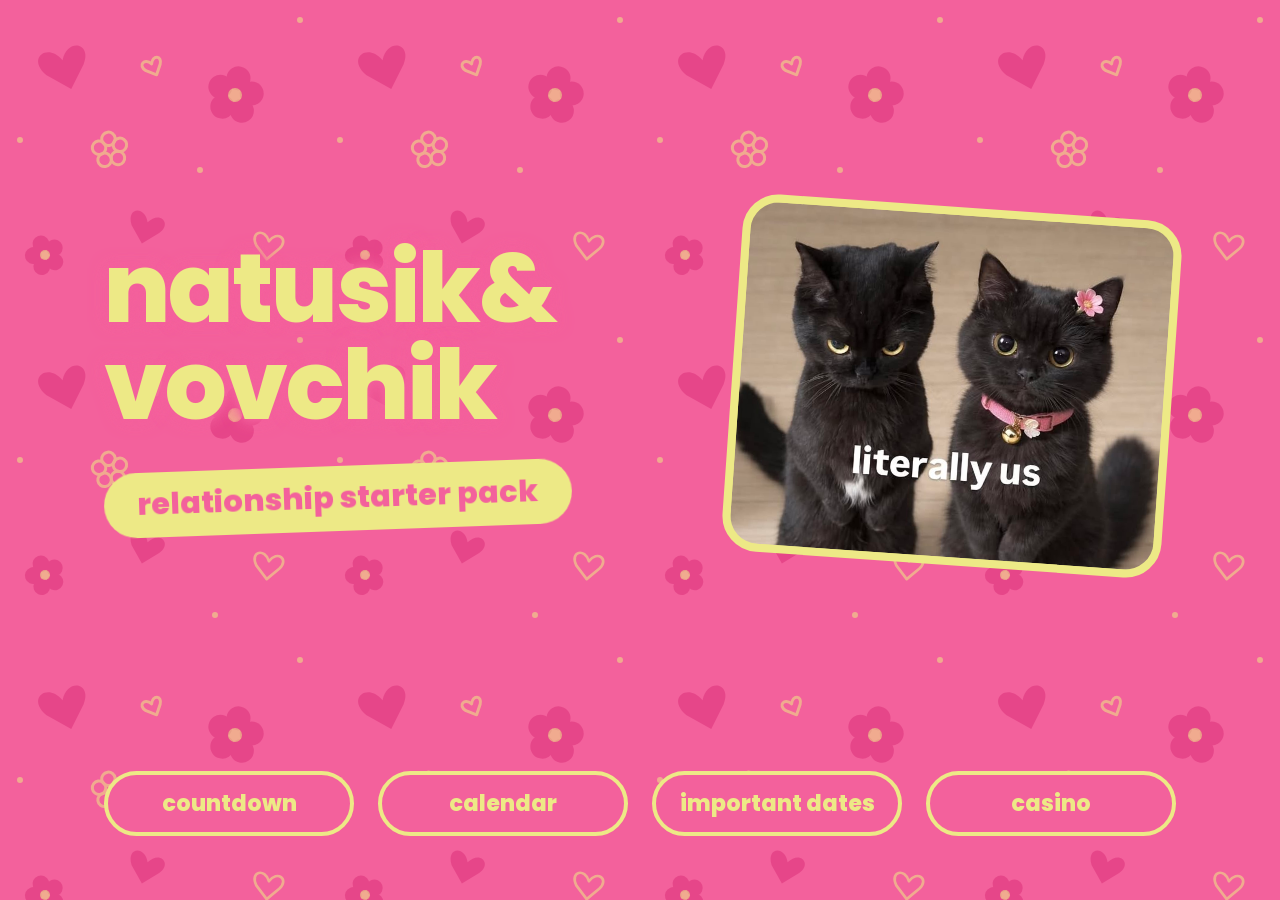
<file: index.html>
<!DOCTYPE html>
<html lang="en">
<head>
  <meta charset="UTF-8">
  <meta name="viewport" content="width=device-width, initial-scale=1">
  <title>Natusik&amp;Vovchik relationship starter pack</title>
  <meta name="theme-color" content="#F3619C">
  <link rel="icon" href="data:image/svg+xml,%3Csvg xmlns='http://www.w3.org/2000/svg' viewBox='0 0 100 100'%3E%3Ctext y='.9em' font-size='90'%3E%F0%9F%92%97%3C/text%3E%3C/svg%3E">
  <link rel="stylesheet" href="style.css">
</head>
<body>
  <main class="landing">
    <header class="landing-head">
      <h1 class="landing-title">Natusik&amp;<wbr>Vovchik</h1>
      <p class="landing-sub">relationship starter pack</p>
    </header>

    <figure class="landing-photo">
      <img src="images/cats.jpeg" width="736" height="593"
           alt="Two black cats side by side: a grumpy one and one with a pink collar and a flower. Caption: literally us">
    </figure>

    <nav class="landing-nav" aria-label="Pages">
      <a class="pill" href="countdown.html">countdown</a>
      <a class="pill" href="calendar.html">calendar</a>
      <a class="pill" href="important-dates.html">important dates</a>
      <a class="pill" href="casino.html">casino</a>
    </nav>
  </main>
</body>
</html>
</file>
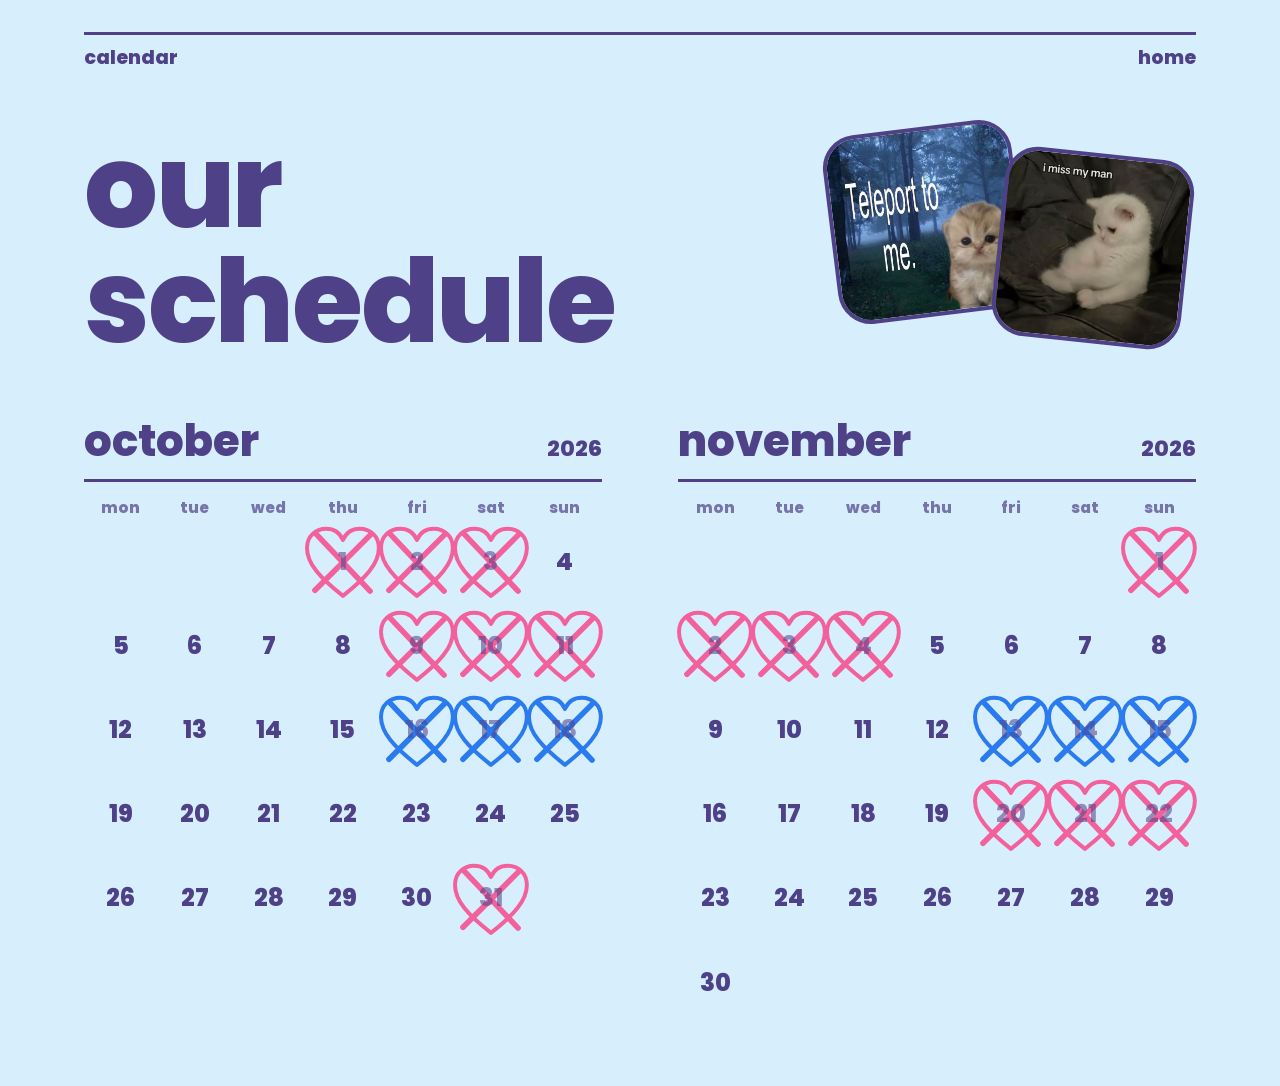
<file: calendar.html>
<!DOCTYPE html>
<html lang="en">
<head>
  <meta charset="UTF-8">
  <meta name="viewport" content="width=device-width, initial-scale=1">
  <title>calendar | our schedule</title>
  <meta name="theme-color" content="#D7EEFC">
  <link rel="icon" href="data:image/svg+xml,%3Csvg xmlns='http://www.w3.org/2000/svg' viewBox='0 0 100 100'%3E%3Ctext y='.9em' font-size='90'%3E%F0%9F%97%93%3C/text%3E%3C/svg%3E">
  <link rel="stylesheet" href="style.css">
</head>
<body class="calendar">
  <main class="cd">
    <nav class="cd-top" aria-label="Pages">
      <span>calendar</span>
      <a href="index.html">home</a>
    </nav>

    <div class="cal-hero">
      <h1 class="cal-title">our schedule</h1>

      <div class="cal-pics">
        <button class="cd-pic" type="button" data-move="jump" aria-label="Make the teleport kitten jump">
          <img src="images/calendar-1.jpeg" alt="Fluffy kitten in a foggy forest. Caption: teleport to me">
        </button>
        <button class="cd-pic" type="button" data-move="shake" aria-label="Shake the white kitten">
          <img src="images/calendar-2.jpeg" alt="White kitten sitting on a dark sofa. Caption: i miss my man">
        </button>
      </div>
    </div>

    <div class="cal-months" id="months"></div>
  </main>

  <script>
    // ===== НАСТРОЙКИ =====
    // Какие месяцы показывать: [год, месяц]
    var MONTHS = [[2026, 10], [2026, 11]];

    // Встречи: с какого по какое число (включительно),
    // цвет сердечек ("pink" или "blue") и текст в облачке
    var RANGES = [
      { from: "2026-10-01", to: "2026-10-03", color: "pink", label: "natusik in moscow" },
      { from: "2026-10-09", to: "2026-10-11", color: "pink", label: "natusik in moscow" },
      { from: "2026-10-16", to: "2026-10-18", color: "blue", label: "vovchik in saint-p" },
      { from: "2026-10-31", to: "2026-11-04", color: "pink", label: "natusik in moscow" },
      { from: "2026-11-13", to: "2026-11-15", color: "blue", label: "vovchik in saint-p" },
      { from: "2026-11-20", to: "2026-11-22", color: "pink", label: "natusik in moscow" }
    ];
    // =====================

    var MONTH_NAMES = ["january", "february", "march", "april", "may", "june", "july",
                       "august", "september", "october", "november", "december"];
    var WEEKDAYS = ["mon", "tue", "wed", "thu", "fri", "sat", "sun"];

    var HEART = '<path d="M50 90C22 68 5 50 5 30 5 15 16 6 29 6c10 0 17 5 21 14 4-9 11-14 21-14 13 0 24 9 24 24 0 20-17 38-45 60Z"/>';
    var CROSS = '<path class="cross" d="M16 12 84 84M85 13 15 83"/>';

    function iso(y, m, d) {
      return y + "-" + (m < 10 ? "0" : "") + m + "-" + (d < 10 ? "0" : "") + d;
    }

    // Сегодняшняя дата по Москве (UTC+3). Дни зачёркиваются, когда они прошли.
    function todayMoscow() {
      var test = new URLSearchParams(location.search).get("today"); // для проверки: ?today=2026-10-17
      if (test) return test;
      var t = new Date(Date.now() + 3 * 3600 * 1000);
      return iso(t.getUTCFullYear(), t.getUTCMonth() + 1, t.getUTCDate());
    }

    function rangeIndex(date) {
      for (var i = 0; i < RANGES.length; i++) {
        if (date >= RANGES[i].from && date <= RANGES[i].to) return i;
      }
      return -1;
    }

    function buildMonth(year, month, today) {
      var section = document.createElement("section");
      var h = document.createElement("h2");
      h.className = "cal-month-name";
      h.innerHTML = MONTH_NAMES[month - 1] + " <span>" + year + "</span>";
      section.appendChild(h);

      var grid = document.createElement("div");
      grid.className = "cal-grid";
      WEEKDAYS.forEach(function (w) {
        var el = document.createElement("div");
        el.className = "cal-wd";
        el.textContent = w;
        grid.appendChild(el);
      });

      var daysInMonth = new Date(year, month, 0).getDate();
      var offset = (new Date(year, month - 1, 1).getDay() + 6) % 7; // понедельник = 0

      for (var d = 1; d <= daysInMonth; d++) {
        var date = iso(year, month, d);
        var col = (offset + d - 1) % 7;
        var r = rangeIndex(date);

        // день с сердечком - кнопка, обычный день - просто число
        var cell = document.createElement(r >= 0 ? "button" : "div");
        cell.className = "cal-day";
        if (d === 1) cell.style.gridColumnStart = offset + 1;
        cell.innerHTML = '<span class="num">' + d + "</span>";

        if (r >= 0) {
          cell.type = "button";
          cell.classList.add(RANGES[r].color);
          if (date < today) cell.classList.add("past");
          cell.setAttribute("aria-expanded", "false");
          cell.insertAdjacentHTML("beforeend",
            '<svg viewBox="0 0 100 100" aria-hidden="true">' + HEART + CROSS + "</svg>" +
            '<span class="cal-note' + (col === 0 ? " at-start" : col === 6 ? " at-end" : "") + '">' +
            '<span class="cloud">' + RANGES[r].label + "</span></span>");
        }
        grid.appendChild(cell);
      }

      section.appendChild(grid);
      return section;
    }

    var today = todayMoscow();
    var root = document.getElementById("months");
    MONTHS.forEach(function (m) { root.appendChild(buildMonth(m[0], m[1], today)); });

    // ===== ОБЛАЧКО ПО НАЖАТИЮ НА ДАТУ С СЕРДЕЧКОМ =====
    function closeAll(except) {
      document.querySelectorAll("button.cal-day.open").forEach(function (b) {
        if (b !== except) { b.classList.remove("open"); b.setAttribute("aria-expanded", "false"); }
      });
    }

    document.addEventListener("click", function (e) {
      var btn = e.target.closest("button.cal-day");
      closeAll(btn);                       // нажатие мимо или на другую дату закрывает облачко
      if (btn) {
        var open = btn.classList.toggle("open");
        btn.setAttribute("aria-expanded", open ? "true" : "false");
      }
    });

    document.addEventListener("keydown", function (e) {
      if (e.key === "Escape") closeAll();
    });

    // ===== КАРТИНКИ ШЕВЕЛЯТСЯ ПО НАЖАТИЮ =====
    document.querySelectorAll(".cd-pic").forEach(function (pic) {
      pic.addEventListener("click", function () {
        pic.classList.remove("is-moving");
        void pic.offsetWidth;
        pic.classList.add("is-moving");
      });
      pic.addEventListener("animationend", function () {
        pic.classList.remove("is-moving");
      });
    });
  </script>
</body>
</html>
</file>
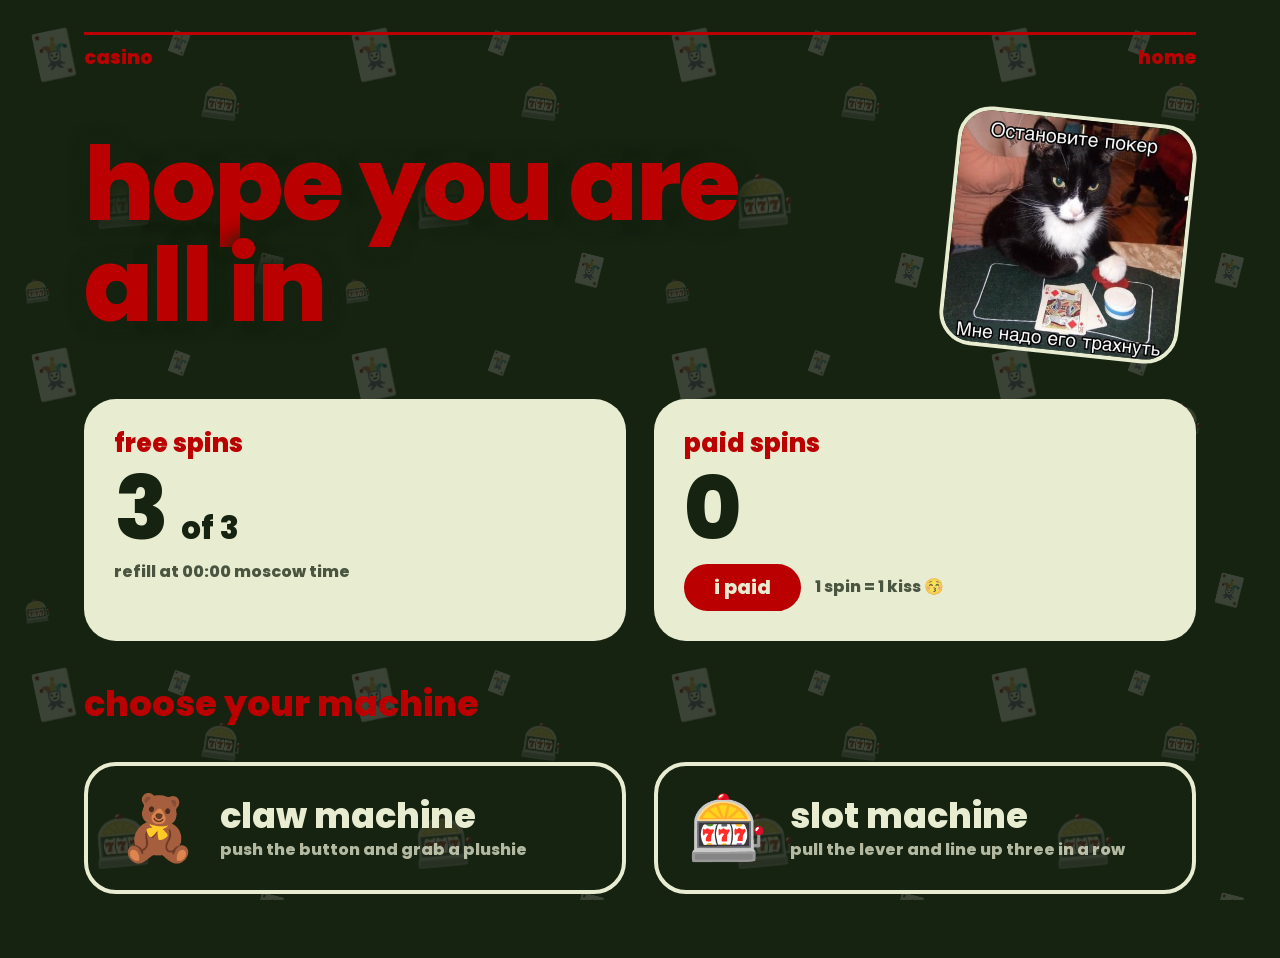
<file: casino.html>
<!DOCTYPE html>
<html lang="en">
<head>
  <meta charset="UTF-8">
  <meta name="viewport" content="width=device-width, initial-scale=1">
  <title>casino | hope you are all in</title>
  <meta name="theme-color" content="#162311">
  <link rel="icon" href="data:image/svg+xml,%3Csvg xmlns='http://www.w3.org/2000/svg' viewBox='0 0 100 100'%3E%3Ctext y='.9em' font-size='90'%3E%F0%9F%8E%B0%3C/text%3E%3C/svg%3E">
  <link rel="stylesheet" href="style.css">
</head>
<body class="casino">
  <main class="cd">
    <nav class="cd-top" aria-label="Pages">
      <span>casino</span>
      <a href="index.html">home</a>
    </nav>

    <div class="casino-hero">
      <h1 class="cd-title">hope you are<br>all in</h1>

      <button class="cd-pic" type="button" data-move="flip" aria-label="Flip the poker cat">
        <img src="images/casino-1.jpeg" alt="Black and white cat at a poker table with cards and chips">
      </button>
    </div>

    <section id="spins" aria-label="Your spins"></section>

    <h2 class="section-title">choose your machine</h2>

    <div class="machines">
      <a class="machine-tile" href="claw.html" data-machine>
        <span class="machine-emoji" aria-hidden="true">🧸</span>
        <span>
          <span class="machine-name">claw machine</span>
          <span class="machine-hint">push the button and grab a plushie</span>
        </span>
      </a>
      <a class="machine-tile" href="slots.html" data-machine>
        <span class="machine-emoji" aria-hidden="true">🎰</span>
        <span>
          <span class="machine-name">slot machine</span>
          <span class="machine-hint">pull the lever and line up three in a row</span>
        </span>
      </a>
    </div>

    <section class="prizes" id="prizes" hidden>
      <h2>your prizes</h2>
      <ul></ul>
    </section>
  </main>

  <script src="casino.js"></script>
  <script>
    Casino.panel(document.getElementById("spins"));
    Casino.prizesList(document.getElementById("prizes"));
    Casino.wiggle();

    // без спинов к автомату не пускаем
    document.querySelectorAll("[data-machine]").forEach(function (a) {
      a.addEventListener("click", function (e) {
        if (!Casino.guard()) e.preventDefault();
      });
    });
  </script>
</body>
</html>
</file>
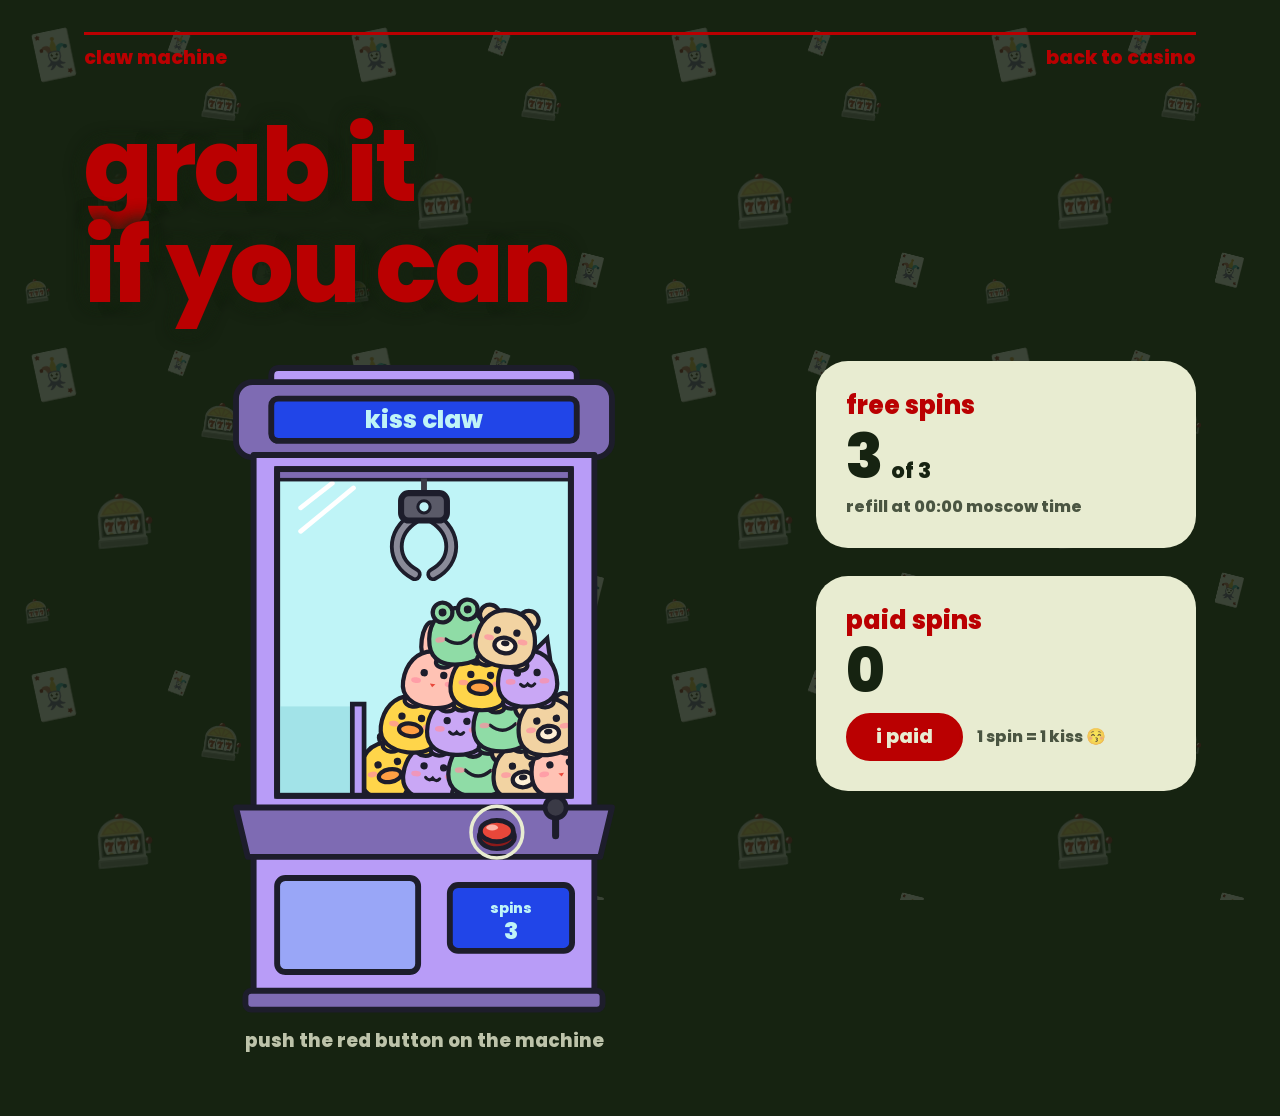
<file: claw.html>
<!DOCTYPE html>
<html lang="en">
<head>
  <meta charset="UTF-8">
  <meta name="viewport" content="width=device-width, initial-scale=1">
  <title>casino | claw machine</title>
  <meta name="theme-color" content="#162311">
  <link rel="icon" href="data:image/svg+xml,%3Csvg xmlns='http://www.w3.org/2000/svg' viewBox='0 0 100 100'%3E%3Ctext y='.9em' font-size='90'%3E%F0%9F%A7%B8%3C/text%3E%3C/svg%3E">
  <link rel="stylesheet" href="style.css">
</head>
<body class="casino">
  <main class="cd">
    <nav class="cd-top" aria-label="Pages">
      <span>claw machine</span>
      <a href="casino.html">back to casino</a>
    </nav>

    <h1 class="cd-title">grab it<br>if you can</h1>

    <div class="machine-layout">
      <div class="machine-stage">
        <svg class="machine-svg" id="machine" viewBox="0 0 400 560" role="img" aria-label="Claw machine full of plushies">
          <defs>
            <clipPath id="glass-clip"><rect x="75" y="92" width="250" height="278"/></clipPath>
            <clipPath id="door-clip"><rect x="78" y="443" width="114" height="74" rx="5"/></clipPath>
          </defs>

          <g stroke="#1D1D2B" stroke-width="5" stroke-linejoin="round">
            <!-- корпус -->
            <rect x="70" y="6" width="260" height="22" rx="6" fill="#B89CF7"/>
            <rect x="40" y="18" width="320" height="64" rx="14" fill="#7E6BB3"/>
            <rect x="70" y="32" width="260" height="36" rx="6" fill="#2145E8"/>
            <rect x="55" y="80" width="290" height="302" fill="#B89CF7"/>
            <!-- стекло -->
            <rect x="75" y="92" width="250" height="278" fill="#BFF4F7"/>
          </g>
          <text x="200" y="57" text-anchor="middle" font-size="21" fill="#BFF4F7">kiss claw</text>
          <!-- блики на стекле -->
          <path d="M95 125 L122 104 M95 145 L140 108" stroke="#fff" stroke-width="4" stroke-linecap="round"/>

          <!-- всё, что внутри стекла -->
          <g clip-path="url(#glass-clip)">
            <!-- лоток для приза -->
            <rect x="75" y="294" width="66" height="80" fill="#A2E3E8"/>
            <!-- шарики -->
            <g stroke="#1D1D2B" stroke-width="3" id="balls"></g>
            <!-- игрушки -->
            <g id="toys"></g>
            <!-- стенка лотка поверх игрушек -->
            <rect x="139" y="292" width="10" height="82" fill="#B89CF7" stroke="#1D1D2B" stroke-width="4"/>
            <!-- рельс и клешня -->
            <rect x="75" y="92" width="250" height="9" fill="#7E6BB3" stroke="#1D1D2B" stroke-width="3"/>
            <line id="cable" x1="200" y1="100" x2="200" y2="125" stroke="#3A3A46" stroke-width="5"/>
            <g id="claw">
              <g id="arm-l"><path d="M-6 4 C -24 10 -28 28 -15 40" fill="none" stroke="#1D1D2B" stroke-width="9" stroke-linecap="round"/><path d="M-6 4 C -24 10 -28 28 -15 40" fill="none" stroke="#8A8A98" stroke-width="4" stroke-linecap="round"/></g>
              <g id="arm-r"><path d="M6 4 C 24 10 28 28 15 40" fill="none" stroke="#1D1D2B" stroke-width="9" stroke-linecap="round"/><path d="M6 4 C 24 10 28 28 15 40" fill="none" stroke="#8A8A98" stroke-width="4" stroke-linecap="round"/></g>
              <rect x="-15" y="-12" width="30" height="18" rx="5" fill="#5A5A68" stroke="#1D1D2B" stroke-width="4"/>
              <circle cx="0" cy="-3" r="4" fill="#BFF4F7" stroke="#1D1D2B" stroke-width="2"/>
            </g>
          </g>
          <rect x="75" y="92" width="250" height="278" fill="none" stroke="#1D1D2B" stroke-width="5"/>

          <g stroke="#1D1D2B" stroke-width="5" stroke-linejoin="round">
            <!-- панель управления -->
            <path d="M40 380 H360 L350 422 H50 Z" fill="#7E6BB3"/>
            <!-- низ корпуса -->
            <rect x="55" y="422" width="290" height="116" fill="#B89CF7"/>
            <rect x="48" y="536" width="304" height="16" rx="5" fill="#7E6BB3"/>
            <!-- дверца, куда падает приз -->
            <rect x="75" y="440" width="120" height="80" rx="7" fill="#99A6F7"/>
            <!-- экранчик со спинами -->
            <rect x="222" y="446" width="104" height="56" rx="7" fill="#2145E8"/>
            <!-- джойстик -->
            <line x1="312" y1="404" x2="312" y2="384" stroke-width="6" stroke-linecap="round"/>
          </g>
          <circle cx="312" cy="380" r="9" fill="#3A3A46" stroke="#1D1D2B" stroke-width="4"/>
          <text x="274" y="470" text-anchor="middle" font-size="12" fill="#BFF4F7">spins</text>
          <text x="274" y="492" text-anchor="middle" font-size="20" fill="#BFF4F7" id="screen">0</text>
          <g clip-path="url(#door-clip)"><g id="door-toy"></g></g>

          <!-- кнопка на автомате: запускает игру -->
          <g class="hit claw-btn" id="claw-btn" role="button" tabindex="0" aria-label="Push the button to play">
            <circle class="hit-ring" cx="262" cy="401" r="22" fill="none" stroke="#E8ECD1" stroke-width="3"/>
            <ellipse cx="262" cy="405" rx="15" ry="10" fill="#8C1A1A" stroke="#1D1D2B" stroke-width="4"/>
            <g class="claw-btn-face">
              <ellipse cx="262" cy="400" rx="14" ry="9" fill="#E8473A" stroke="#1D1D2B" stroke-width="4"/>
              <ellipse cx="258" cy="397" rx="5" ry="2.5" fill="#FFB3A8"/>
            </g>
            <circle cx="262" cy="401" r="30" fill="transparent"/>
          </g>
        </svg>
        <p class="machine-help">push the red button on the machine</p>
      </div>

      <section id="spins" aria-label="Your spins"></section>
    </div>
  </main>

  <script src="casino.js"></script>
  <script>
    Casino.panel(document.getElementById("spins"));

    var NS = "http://www.w3.org/2000/svg";
    var svg = document.getElementById("machine");
    var screen = document.getElementById("screen");
    function updateScreen() { screen.textContent = Casino.total(); }
    updateScreen();
    Casino.onChange(updateScreen);
    setInterval(updateScreen, 1000);

    function node(tag, attrs, parent) {
      var e = document.createElementNS(NS, tag);
      for (var k in attrs) e.setAttribute(k, attrs[k]);
      if (parent) parent.appendChild(e);
      return e;
    }

    // ===== шарики на дне =====
    var balls = document.getElementById("balls");
    var BALL_COLORS = ["#2F66E8", "#5B9BF0", "#1F4FC9", "#7DB4F5"];
    for (var i = 0; i < 18; i++) {
      node("circle", { cx: 156 + (i % 9) * 21 + (i > 8 ? 10 : 0), cy: i > 8 ? 352 : 366, r: 13,
                       fill: BALL_COLORS[i % 4] }, balls);
    }

    // ===== игрушки: свои мультяшные плюшевые зверушки =====
    var OUT = { stroke: "#1D1D2B", "stroke-width": 3 };
    function withOut(a) { for (var k in OUT) a[k] = OUT[k]; return a; }

    function face(g, eyeY, mouth) {
      node("circle", { cx: -7, cy: eyeY, r: 2.6, fill: "#1D1D2B" }, g);
      node("circle", { cx: 7, cy: eyeY, r: 2.6, fill: "#1D1D2B" }, g);
      node("ellipse", { cx: -12, cy: eyeY + 6, rx: 3.5, ry: 2, fill: "#FF8FA3", opacity: .7 }, g);
      node("ellipse", { cx: 12, cy: eyeY + 6, rx: 3.5, ry: 2, fill: "#FF8FA3", opacity: .7 }, g);
      if (mouth) node("path", { d: mouth, fill: "none", stroke: "#1D1D2B", "stroke-width": 2.2, "stroke-linecap": "round" }, g);
    }

    function body(g, color) {
      node("ellipse", withOut({ cx: -12, cy: 18, rx: 6, ry: 4, fill: color }), g);   // лапки
      node("ellipse", withOut({ cx: 12, cy: 18, rx: 6, ry: 4, fill: color }), g);
      node("path", withOut({ d: "M0 -19 C 15 -19 21 -6 21 5 C 21 16 12 21 0 21 C -12 21 -21 16 -21 5 C -21 -6 -15 -19 0 -19 Z", fill: color }), g);
    }

    var KINDS = {
      duck: function (g) {
        body(g, "#FFD54A");
        node("path", withOut({ d: "M-2 -18 C -6 -26 2 -28 3 -22 C 6 -27 11 -24 6 -18", fill: "#FFD54A" }), g);
        face(g, -4);
        node("ellipse", withOut({ cx: 0, cy: 5, rx: 8, ry: 4.5, fill: "#FF9F43" }), g);
      },
      cat: function (g) {
        node("path", withOut({ d: "M-17 -8 L-15 -27 L-4 -17 Z", fill: "#C9A7F5" }), g);
        node("path", withOut({ d: "M17 -8 L15 -27 L4 -17 Z", fill: "#C9A7F5" }), g);
        body(g, "#C9A7F5");
        face(g, -3, "M-5 5 Q -2.5 8 0 5 Q 2.5 8 5 5");
      },
      frog: function (g) {
        body(g, "#8FDCA6");
        node("circle", withOut({ cx: -9, cy: -17, r: 7, fill: "#8FDCA6" }), g);
        node("circle", withOut({ cx: 9, cy: -17, r: 7, fill: "#8FDCA6" }), g);
        node("circle", { cx: -9, cy: -17, r: 2.8, fill: "#1D1D2B" }, g);
        node("circle", { cx: 9, cy: -17, r: 2.8, fill: "#1D1D2B" }, g);
        node("path", { d: "M-9 2 Q 0 10 9 2", fill: "none", stroke: "#1D1D2B", "stroke-width": 2.4, "stroke-linecap": "round" }, g);
        node("ellipse", { cx: -13, cy: 2, rx: 3.5, ry: 2, fill: "#FF8FA3", opacity: .7 }, g);
        node("ellipse", { cx: 13, cy: 2, rx: 3.5, ry: 2, fill: "#FF8FA3", opacity: .7 }, g);
      },
      bear: function (g) {
        node("circle", withOut({ cx: -14, cy: -14, r: 7, fill: "#F2D3A2" }), g);
        node("circle", withOut({ cx: 14, cy: -14, r: 7, fill: "#F2D3A2" }), g);
        body(g, "#F2D3A2");
        face(g, -4);
        node("ellipse", withOut({ cx: 0, cy: 6, rx: 7.5, ry: 5.5, fill: "#FFF0D6" }), g);
        node("ellipse", { cx: 0, cy: 4.5, rx: 3, ry: 2, fill: "#1D1D2B" }, g);
      },
      bunny: function (g) {
        node("ellipse", withOut({ cx: -7, cy: -26, rx: 5, ry: 13, fill: "#FFC2B4" }), g);
        node("ellipse", withOut({ cx: 7, cy: -26, rx: 5, ry: 13, fill: "#FFC2B4" }), g);
        body(g, "#FFC2B4");
        face(g, -3);
        node("path", { d: "M-2 4 L2 4 L0 6.5 Z", fill: "#E8473A" }, g);
      }
    };
    var KIND_NAMES = Object.keys(KINDS);

    // где лежат игрушки (x, y), сверху вниз видны три ряда
    var SPOTS = [
      [170, 347], [208, 349], [246, 346], [284, 349], [316, 346],
      [189, 308], [228, 310], [267, 307], [305, 310],
      [208, 270], [248, 272], [288, 269],
      [229, 233], [270, 235]
    ];
    var TOY_SCALE = 1.2, CLAW_SCALE = 1.3, HOLD = 43;   // размеры и где игрушка висит в клешне
    var REACH_FROM = 9;                                // тянемся только к верхним рядам
    var toysLayer = document.getElementById("toys");
    var toys = SPOTS.map(function (p, i) {
      var g = node("g", { "class": "toy" }, toysLayer);
      var art = node("g", {}, g);
      var kind = KIND_NAMES[i % KIND_NAMES.length];
      KINDS[kind](art);
      var t = { el: g, kind: kind, hx: p[0], hy: p[1], x: p[0], y: p[1], r: (i * 37 % 21) - 10 };
      t.hr = t.r;
      placeToy(t);
      return t;
    });

    function placeToy(t) {
      t.el.setAttribute("transform", "translate(" + t.x.toFixed(1) + " " + t.y.toFixed(1) + ") rotate(" + t.r.toFixed(1) + ") scale(" + TOY_SCALE + ")");
    }

    // ===== клешня =====
    var HOME_X = 200, TOP_Y = 128, CHUTE_X = 108;
    var C = { x: HOME_X, y: TOP_Y, open: 0, held: null };
    var clawEl = document.getElementById("claw");
    var armL = document.getElementById("arm-l");
    var armR = document.getElementById("arm-r");
    var cable = document.getElementById("cable");

    function render() {
      clawEl.setAttribute("transform", "translate(" + C.x.toFixed(1) + " " + C.y.toFixed(1) + ") scale(" + CLAW_SCALE + ")");
      var a = -14 + 36 * C.open;
      armL.setAttribute("transform", "rotate(" + a.toFixed(1) + " -6 4)");
      armR.setAttribute("transform", "rotate(" + (-a).toFixed(1) + " 6 4)");
      cable.setAttribute("x1", C.x.toFixed(1));
      cable.setAttribute("x2", C.x.toFixed(1));
      cable.setAttribute("y2", (C.y - 13).toFixed(1));
      if (C.held) {
        C.held.x = C.x;
        C.held.y = C.y + HOLD;
        placeToy(C.held);
      }
    }
    render();

    // ===== анимация =====
    var ease = {
      inOut: function (p) { return p < .5 ? 2 * p * p : 1 - Math.pow(-2 * p + 2, 2) / 2; },
      in: function (p) { return p * p; },
      out: function (p) { return 1 - (1 - p) * (1 - p); },
      linear: function (p) { return p; }
    };

    function tween(ms, fn, e) {
      e = e || ease.inOut;
      return new Promise(function (done) {
        var t0 = performance.now();
        function frame(now) {
          var p = Math.min(1, (now - t0) / ms);
          fn(e(p), p);
          if (p < 1) requestAnimationFrame(frame); else done();
        }
        requestAnimationFrame(frame);
      });
    }

    function wait(ms) { return new Promise(function (r) { setTimeout(r, ms); }); }
    function lerp(a, b, p) { return a + (b - a) * p; }

    function moveClaw(key, to, ms, e) {
      var from = C[key];
      return tween(ms, function (p) { C[key] = lerp(from, to, p); render(); }, e);
    }

    // игрушка падает вниз с отскоком
    function fall(t, toX, toY, ms) {
      var x0 = t.x, y0 = t.y, r0 = t.r, r1 = t.hr;
      return tween(ms, function (p, raw) {
        t.x = lerp(x0, toX, raw);
        var b = raw < .75 ? ease.in(raw / .75) : 1 - Math.sin((raw - .75) / .25 * Math.PI) * .06;
        t.y = lerp(y0, toY, b);
        t.r = lerp(r0, r1, raw);
        placeToy(t);
      }, ease.linear);
    }

    // игрушка ударяется о край лотка и отскакивает обратно в кучу
    async function bounceBack(t) {
      await fall(t, 152, 262, 380);
      var x0 = t.x, y0 = t.y;
      await tween(650, function (p) {
        t.x = lerp(x0, t.hx, p);
        t.y = lerp(y0, t.hy, p) - Math.sin(p * Math.PI) * 38;
        t.r = lerp(t.r, t.hr, p);
        placeToy(t);
      }, ease.linear);
      t.x = t.hx; t.y = t.hy; t.r = t.hr; placeToy(t);
    }

    var doorToy = document.getElementById("door-toy");

    async function play(outcome) {
      doorToy.innerHTML = "";
      // к игрушке тянемся только в верхних рядах
      var reachable = toys.filter(function (t, i) { return i >= REACH_FROM; });
      var target = reachable[Math.floor(Math.random() * reachable.length)];

      var how = outcome.win ? "win" : ["empty", "slip", "miss", "slip", "miss"][Math.floor(Math.random() * 5)];
      var aimX = target.hx + (how === "empty" ? (Math.random() < .5 ? -1 : 1) * 32 : 0);
      aimX = Math.max(165, Math.min(300, aimX));

      await moveClaw("x", aimX, 900 + Math.abs(aimX - C.x) * 4);
      await moveClaw("open", 1, 260);
      await moveClaw("y", target.hy - (how === "empty" ? 30 : HOLD), 950);
      await wait(120);
      await moveClaw("open", 0, 280);

      if (how === "empty") {
        // промахнулась: игрушка только качнулась
        await tween(400, function (p) { target.r = target.hr + Math.sin(p * Math.PI * 3) * 10; placeToy(target); }, ease.linear);
        await moveClaw("y", TOP_Y, 900);
        await moveClaw("x", HOME_X, 800);
        return;
      }

      C.held = target;
      toysLayer.appendChild(target.el);   // схваченная игрушка поверх остальных
      target.r = 0;
      await wait(150);

      if (how === "slip") {
        // поднимает, но игрушка выскальзывает
        await moveClaw("y", lerp(C.y, TOP_Y, .55), 650);
        await tween(260, function (p) { C.open = p * .45; render(); });
        C.held = null;
        await Promise.all([
          fall(target, target.hx, target.hy, 520),
          moveClaw("y", TOP_Y, 500)
        ]);
        await moveClaw("open", 0, 200);
        await moveClaw("x", HOME_X, 800);
        return;
      }

      await moveClaw("y", TOP_Y, 950);

      if (how === "miss") {
        // везёт к лотку, но роняет чуть-чуть мимо
        await moveClaw("x", 158, 900);
        await tween(200, function (p) { C.open = p * .7; render(); });
        C.held = null;
        await bounceBack(target);
        await moveClaw("open", 0, 200);
        await moveClaw("x", HOME_X, 800);
        return;
      }

      // выигрыш: роняет точно в лоток
      await moveClaw("x", CHUTE_X, 1100);
      await wait(150);
      await tween(220, function (p) { C.open = p; render(); });
      C.held = null;
      await fall(target, CHUTE_X, 420, 520);

      // игрушка вываливается в дверцу снизу
      var prize = node("g", {}, doorToy);
      KINDS[target.kind](node("g", {}, prize));
      await tween(420, function (p) {
        prize.setAttribute("transform", "translate(135 " + lerp(420, 488, p).toFixed(1) + ") rotate(" + (p * -14).toFixed(1) + ") scale(" + TOY_SCALE + ")");
      }, ease.out);

      // на её место падает новая игрушка
      target.y = 60; target.x = target.hx; placeToy(target);
      var back = Promise.all([
        moveClaw("open", 0, 220).then(function () { return moveClaw("x", HOME_X, 800); }),
        wait(300).then(function () { return fall(target, target.hx, target.hy, 650); })
      ]);
      await back;
    }

    // ===== кнопка =====
    var btn = document.getElementById("claw-btn");
    var busy = false;

    async function start() {
      if (busy) return;
      if (!Casino.guard()) return;
      var outcome = Casino.spin("claw machine");
      if (!outcome) { Casino.outOfSpins(); return; }
      busy = true;
      svg.classList.add("is-busy");
      btn.classList.add("is-off", "is-pressed");
      setTimeout(function () { btn.classList.remove("is-pressed"); }, 160);
      await play(outcome);
      await wait(250);
      Casino.result(outcome);
      busy = false;
      svg.classList.remove("is-busy");
      btn.classList.remove("is-off");
    }

    btn.addEventListener("click", start);
    btn.addEventListener("keydown", function (e) {
      if (e.key === "Enter" || e.key === " ") { e.preventDefault(); start(); }
    });

    // зашёл без спинов - сразу говорим
    if (Casino.total() === 0) setTimeout(Casino.outOfSpins, 400);
  </script>
</body>
</html>
</file>
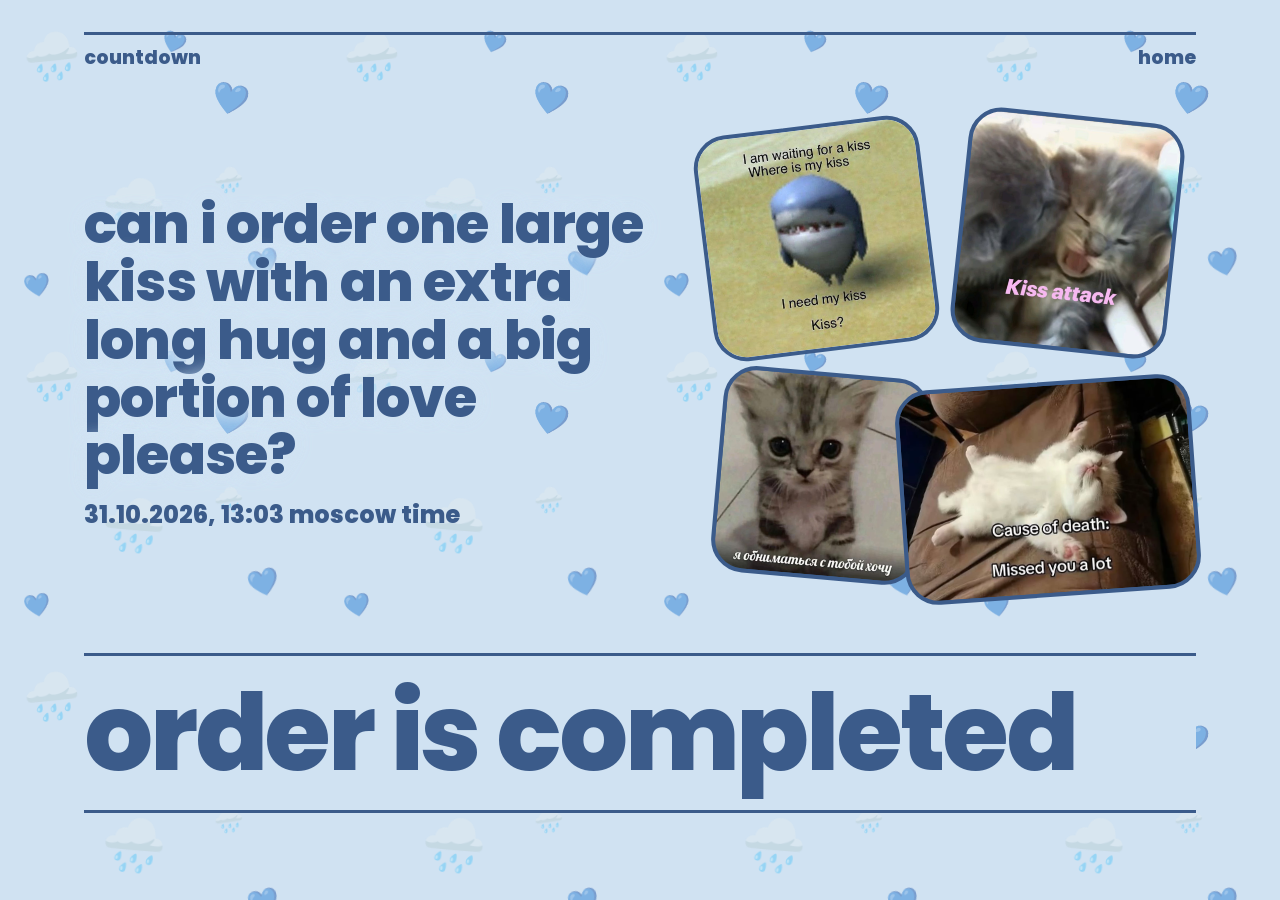
<file: countdown.html>
<!DOCTYPE html>
<html lang="en">
<head>
  <meta charset="UTF-8">
  <meta name="viewport" content="width=device-width, initial-scale=1">
  <title>countdown | one large kiss, please</title>
  <meta name="theme-color" content="#D0E2F2">
  <link rel="icon" href="data:image/svg+xml,%3Csvg xmlns='http://www.w3.org/2000/svg' viewBox='0 0 100 100'%3E%3Ctext y='.9em' font-size='90'%3E%F0%9F%92%99%3C/text%3E%3C/svg%3E">
  <link rel="stylesheet" href="style.css">
</head>
<body class="countdown">
  <main class="cd">
    <nav class="cd-top" aria-label="Pages">
      <span>countdown</span>
      <a href="index.html">home</a>
    </nav>

    <div class="cd-hero">
      <header>
        <h1 class="cd-title cd-title--long">can i order one large kiss with an extra long hug and a big portion of love please?</h1>
        <p class="cd-when">31.10.2026, 13:03 moscow time</p>
      </header>

      <div class="cd-pile">
        <button class="cd-pic" type="button" data-move="swim" aria-label="Make the shark swim">
          <img src="images/countdown-1.jpeg" alt="Small blue shark toy. Caption: i am waiting for a kiss, where is my kiss, i need my kiss, kiss?">
        </button>
        <button class="cd-pic" type="button" data-move="pulse" aria-label="Kiss attack">
          <img src="images/countdown-2.jpeg" alt="Two grey kittens cuddling. Caption: kiss attack">
        </button>
        <button class="cd-pic" type="button" data-move="jump" aria-label="Make the kitten jump">
          <img src="images/countdown-3.jpeg" alt="Small tabby kitten with big eyes. Caption: i want to hug you">
        </button>
        <button class="cd-pic" type="button" data-move="faint" aria-label="Make the white kitten faint">
          <img src="images/countdown-4.jpeg" alt="White kitten lying on its back. Caption: cause of death: missed you a lot">
        </button>
      </div>
    </div>

    <dl class="cd-timer" id="timer" role="timer" aria-label="Time left">
      <div class="cd-unit"><dt class="cd-label">days</dt><dd class="cd-num" id="d">0</dd></div>
      <div class="cd-unit"><dt class="cd-label">hours</dt><dd class="cd-num" id="h">00</dd></div>
      <div class="cd-unit"><dt class="cd-label">minutes</dt><dd class="cd-num" id="m">00</dd></div>
      <div class="cd-unit"><dt class="cd-label">seconds</dt><dd class="cd-num" id="s">00</dd></div>
    </dl>

    <!-- эта надпись заменяет счётчик, когда время пришло -->
    <p class="cd-done" id="done" hidden>order is completed</p>

  </main>

  <script>
    // ===== НАСТРОЙКИ СОБЫТИЯ =====
    // Дата и время по Москве (+03:00). Чтобы поменять событие,
    // измени эту строку, заголовок и дату в HTML выше.
    var TARGET = new Date("2026-10-31T13:03:00+03:00").getTime();

    var el = {
      d: document.getElementById("d"),
      h: document.getElementById("h"),
      m: document.getElementById("m"),
      s: document.getElementById("s"),
      timer: document.getElementById("timer"),
      done: document.getElementById("done")
    };

    // для проверки: countdown.html?now=2026-10-31T14:00:00%2B03:00
    var testNow = new URLSearchParams(location.search).get("now");
    function now() { return testNow ? new Date(testNow).getTime() : Date.now(); }

    function pad(n) { return n < 10 ? "0" + n : "" + n; }

    function tick() {
      var left = Math.max(0, TARGET - now());
      var sec = Math.floor(left / 1000);
      el.d.textContent = Math.floor(sec / 86400);
      el.h.textContent = pad(Math.floor(sec % 86400 / 3600));
      el.m.textContent = pad(Math.floor(sec % 3600 / 60));
      el.s.textContent = pad(sec % 60);
      if (left === 0) {
        el.timer.hidden = true;          // счётчик пропадает,
        el.done.hidden = false;          // вместо него появляется надпись
        clearInterval(timerId);
      }
    }

    var timerId = setInterval(tick, 1000);
    tick();

    // ===== КАРТИНКИ ШЕВЕЛЯТСЯ ПО НАЖАТИЮ =====
    document.querySelectorAll(".cd-pic").forEach(function (pic) {
      pic.addEventListener("click", function () {
        pic.classList.remove("is-moving");
        void pic.offsetWidth;            // перезапуск анимации при повторном нажатии
        pic.classList.add("is-moving");
      });
      pic.addEventListener("animationend", function () {
        pic.classList.remove("is-moving");
      });
    });
  </script>
</body>
</html>
</file>
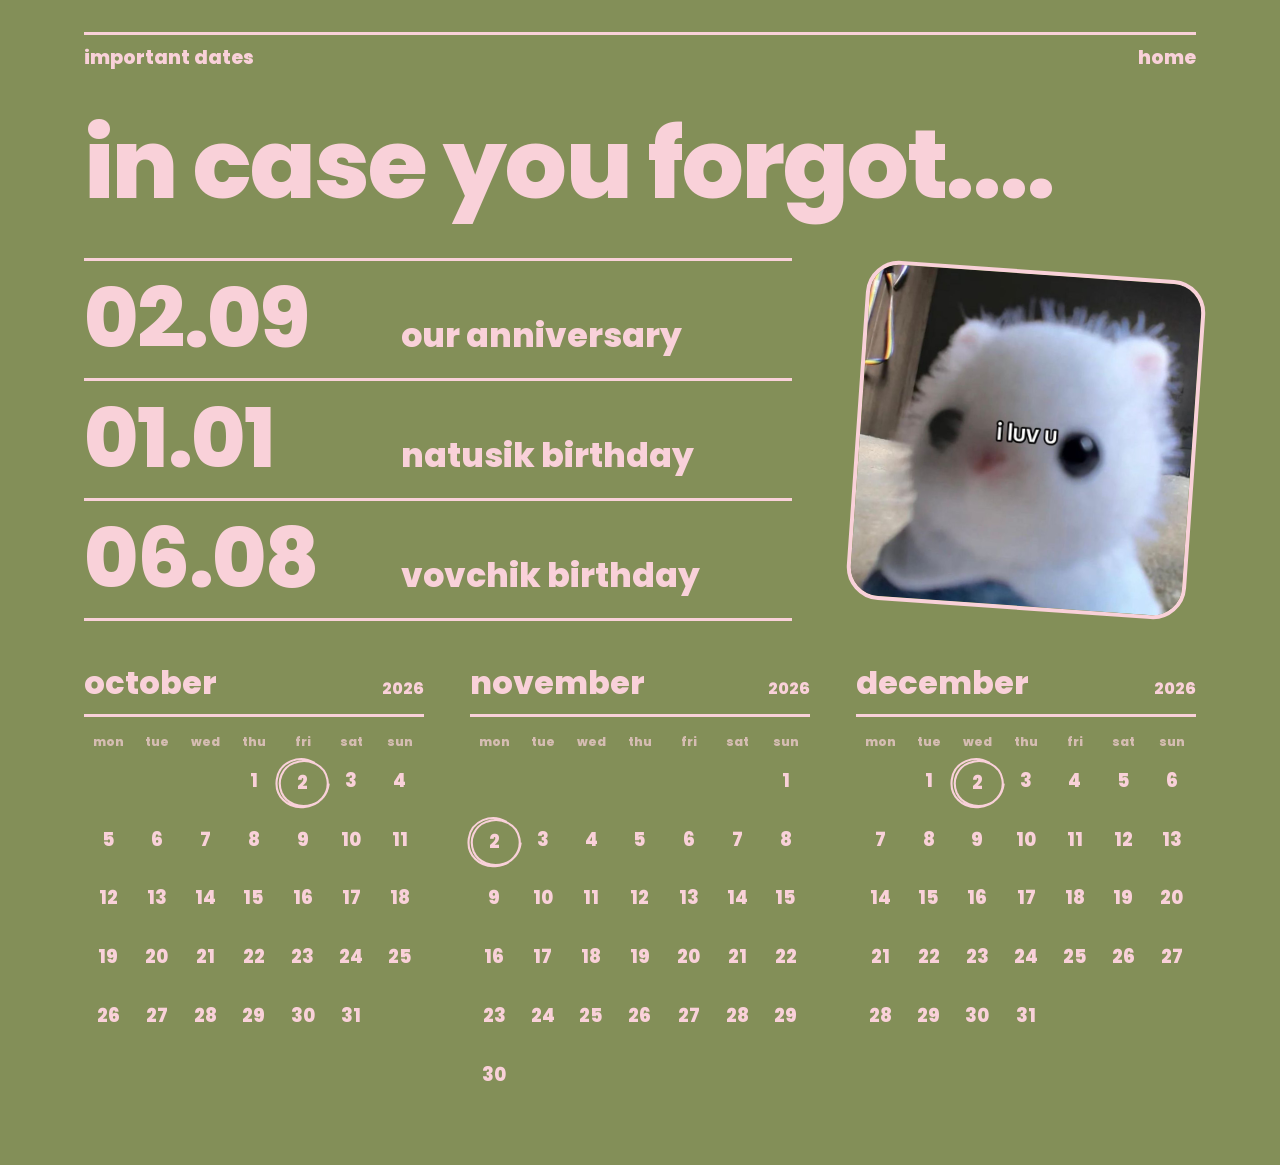
<file: important-dates.html>
<!DOCTYPE html>
<html lang="en">
<head>
  <meta charset="UTF-8">
  <meta name="viewport" content="width=device-width, initial-scale=1">
  <title>important dates | in case you forgot....</title>
  <meta name="theme-color" content="#838F58">
  <link rel="icon" href="data:image/svg+xml,%3Csvg xmlns='http://www.w3.org/2000/svg' viewBox='0 0 100 100'%3E%3Ctext y='.9em' font-size='90'%3E%F0%9F%8D%93%3C/text%3E%3C/svg%3E">
  <link rel="stylesheet" href="style.css">
</head>
<body class="dates">
  <main class="cd">
    <nav class="cd-top" aria-label="Pages">
      <span>important dates</span>
      <a href="index.html">home</a>
    </nav>

    <h1 class="dates-title">in case you forgot....</h1>

    <!-- СПИСОК ВАЖНЫХ ДАТ: чтобы добавить дату, скопируй строку <li> -->
    <div class="dates-row">
    <ul class="dates-list">
      <li><time>02.09</time><span>our anniversary</span></li>
      <li><time>01.01</time><span>natusik birthday</span></li>
      <li><time>06.08</time><span>vovchik birthday</span></li>
    </ul>

      <button class="cd-pic dates-pic" type="button" data-move="pulse" aria-label="Pulse the i luv u kitten">
        <img src="images/dates-1.jpeg" alt="Fluffy white kitten close to the camera. Caption: i luv u">
      </button>
    </div>

    <div class="cal-months three" id="months"></div>
  </main>

  <script>
    // ===== НАСТРОЙКИ =====
    // Какие месяцы показывать: [год, месяц]
    var MONTHS = [[2026, 10], [2026, 11], [2026, 12]];

    // Какие дни обвести росчерком и что написать в облачке
    var MARKS = {
      "2026-10-02": "1 month",
      "2026-11-02": "2 months",
      "2026-12-02": "3 months"
    };
    // =====================

    var MONTH_NAMES = ["january", "february", "march", "april", "may", "june", "july",
                       "august", "september", "october", "november", "december"];
    var WEEKDAYS = ["mon", "tue", "wed", "thu", "fri", "sat", "sun"];

    // росчерк: кружок от руки в полтора оборота
    var SCRIBBLE = '<path d="M70 16C46 2 12 14 8 44c-4 28 18 48 44 46 26-2 44-22 40-46C88 20 62 8 38 16 16 24 8 46 16 66c8 18 30 26 50 20 16-5 26-18 28-34"/>';

    function iso(y, m, d) {
      return y + "-" + (m < 10 ? "0" : "") + m + "-" + (d < 10 ? "0" : "") + d;
    }

    function buildMonth(year, month) {
      var section = document.createElement("section");
      var h = document.createElement("h2");
      h.className = "cal-month-name";
      h.innerHTML = MONTH_NAMES[month - 1] + " <span>" + year + "</span>";
      section.appendChild(h);

      var grid = document.createElement("div");
      grid.className = "cal-grid";
      WEEKDAYS.forEach(function (w) {
        var el = document.createElement("div");
        el.className = "cal-wd";
        el.textContent = w;
        grid.appendChild(el);
      });

      var daysInMonth = new Date(year, month, 0).getDate();
      var offset = (new Date(year, month - 1, 1).getDay() + 6) % 7; // понедельник = 0

      for (var d = 1; d <= daysInMonth; d++) {
        var label = MARKS[iso(year, month, d)];
        var col = (offset + d - 1) % 7;

        // обведённый день - кнопка, обычный день - просто число
        var cell = document.createElement(label ? "button" : "div");
        cell.className = "cal-day";
        if (d === 1) cell.style.gridColumnStart = offset + 1;
        cell.innerHTML = '<span class="num">' + d + "</span>";

        if (label) {
          cell.type = "button";
          cell.classList.add("scribble");
          cell.setAttribute("aria-expanded", "false");
          cell.insertAdjacentHTML("beforeend",
            '<svg viewBox="0 0 100 100" aria-hidden="true">' + SCRIBBLE + "</svg>" +
            '<span class="cal-note' + (col === 0 ? " at-start" : col === 6 ? " at-end" : "") + '">' +
            '<span class="cloud">' + label + "</span></span>");
        }
        grid.appendChild(cell);
      }

      section.appendChild(grid);
      return section;
    }

    var root = document.getElementById("months");
    MONTHS.forEach(function (m) { root.appendChild(buildMonth(m[0], m[1])); });

    // ===== ОБЛАЧКО ПО НАЖАТИЮ НА ОБВЕДЁННУЮ ДАТУ =====
    function closeAll(except) {
      document.querySelectorAll("button.cal-day.open").forEach(function (b) {
        if (b !== except) { b.classList.remove("open"); b.setAttribute("aria-expanded", "false"); }
      });
    }

    document.addEventListener("click", function (e) {
      var btn = e.target.closest("button.cal-day");
      closeAll(btn);                       // нажатие мимо или на другую дату закрывает облачко
      if (btn) {
        var open = btn.classList.toggle("open");
        btn.setAttribute("aria-expanded", open ? "true" : "false");
      }
    });

    document.addEventListener("keydown", function (e) {
      if (e.key === "Escape") closeAll();
    });

    // ===== КАРТИНКА ШЕВЕЛИТСЯ ПО НАЖАТИЮ =====
    document.querySelectorAll(".cd-pic").forEach(function (pic) {
      pic.addEventListener("click", function () {
        pic.classList.remove("is-moving");
        void pic.offsetWidth;
        pic.classList.add("is-moving");
      });
      pic.addEventListener("animationend", function () {
        pic.classList.remove("is-moving");
      });
    });
  </script>
</body>
</html>
</file>
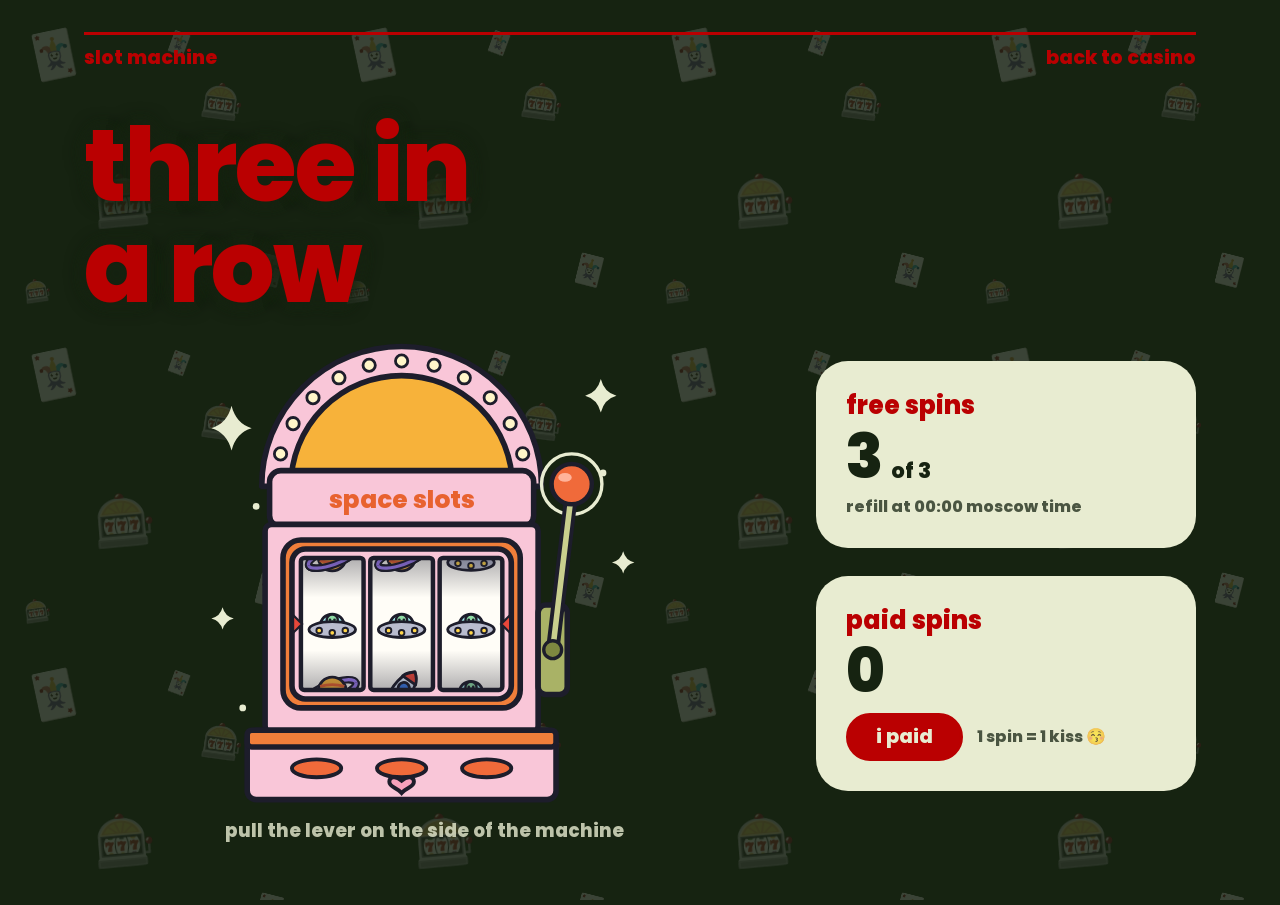
<file: slots.html>
<!DOCTYPE html>
<html lang="en">
<head>
  <meta charset="UTF-8">
  <meta name="viewport" content="width=device-width, initial-scale=1">
  <title>casino | slot machine</title>
  <meta name="theme-color" content="#162311">
  <link rel="icon" href="data:image/svg+xml,%3Csvg xmlns='http://www.w3.org/2000/svg' viewBox='0 0 100 100'%3E%3Ctext y='.9em' font-size='90'%3E%F0%9F%8E%B0%3C/text%3E%3C/svg%3E">
  <link rel="stylesheet" href="style.css">
</head>
<body class="casino">
  <main class="cd">
    <nav class="cd-top" aria-label="Pages">
      <span>slot machine</span>
      <a href="casino.html">back to casino</a>
    </nav>

    <h1 class="cd-title">three in<br>a row</h1>

    <div class="machine-layout">
      <div class="machine-stage">
        <svg class="machine-svg" id="machine" viewBox="10 80 420 400" role="img" aria-label="Slot machine with three reels and a lever">
          <defs>
            <!-- значки на барабанах: ракета, планета с кольцом, летающая тарелка -->
            <symbol id="sym-rocket" viewBox="0 0 60 60">
              <g transform="rotate(35 30 30)" stroke="#1D1D2B" stroke-width="3" stroke-linejoin="round">
                <path d="M24 45 Q30 60 36 45 Z" fill="#FFB020"/>
                <path d="M21 35 L12 47 L23 44 Z" fill="#E8473A"/>
                <path d="M39 35 L48 47 L37 44 Z" fill="#E8473A"/>
                <path d="M30 5 C41 13 42 32 38 45 H22 C18 32 19 13 30 5 Z" fill="#DCE7F7"/>
                <path d="M30 5 C35 9 37.5 12.5 38.5 16 H21.5 C22.5 12.5 25 9 30 5 Z" fill="#E8473A"/>
                <circle cx="30" cy="26" r="6" fill="#3B7BE8"/>
              </g>
            </symbol>
            <symbol id="sym-planet" viewBox="0 0 60 60">
              <g stroke="#1D1D2B" stroke-linejoin="round">
                <g transform="rotate(-20 30 30)">
                  <ellipse cx="30" cy="30" rx="27" ry="8.5" fill="none" stroke-width="8"/>
                  <ellipse cx="30" cy="30" rx="27" ry="8.5" fill="none" stroke="#9C7CF0" stroke-width="3.5"/>
                </g>
                <circle cx="30" cy="30" r="15" fill="#F7B23A" stroke-width="3"/>
                <path d="M17 25 Q30 21 43 25 M16.5 34 Q30 38 43.5 34" fill="none" stroke="#E8622F" stroke-width="3"/>
                <g transform="rotate(-20 30 30)">
                  <path d="M3 30 A27 8.5 0 0 0 57 30" fill="none" stroke-width="8"/>
                  <path d="M3 30 A27 8.5 0 0 0 57 30" fill="none" stroke="#9C7CF0" stroke-width="3.5"/>
                </g>
              </g>
            </symbol>
            <symbol id="sym-ufo" viewBox="0 0 60 60">
              <g stroke="#1D1D2B" stroke-width="3" stroke-linejoin="round">
                <path d="M17 33 C17 15 43 15 43 33 Z" fill="#A8EEF2"/>
                <circle cx="30" cy="26" r="6" fill="#8FDCA6" stroke-width="2.5"/>
                <circle cx="27.6" cy="25.5" r="1.4" fill="#1D1D2B" stroke="none"/>
                <circle cx="32.4" cy="25.5" r="1.4" fill="#1D1D2B" stroke="none"/>
                <ellipse cx="30" cy="36" rx="25" ry="8.5" fill="#B9BCCF"/>
                <circle cx="16" cy="37" r="3" fill="#FFD54A" stroke-width="2"/>
                <circle cx="30" cy="39.5" r="3" fill="#FFD54A" stroke-width="2"/>
                <circle cx="44" cy="37" r="3" fill="#FFD54A" stroke-width="2"/>
              </g>
            </symbol>
            <linearGradient id="reel-shade" x1="0" y1="0" x2="0" y2="1">
              <stop offset="0" stop-color="#1D1D2B" stop-opacity=".35"/>
              <stop offset=".3" stop-color="#1D1D2B" stop-opacity="0"/>
              <stop offset=".7" stop-color="#1D1D2B" stop-opacity="0"/>
              <stop offset="1" stop-color="#1D1D2B" stop-opacity=".35"/>
            </linearGradient>
            <clipPath id="reel-clip-0"><rect x="110" y="256" width="56" height="118"/></clipPath>
            <clipPath id="reel-clip-1"><rect x="172" y="256" width="56" height="118"/></clipPath>
            <clipPath id="reel-clip-2"><rect x="234" y="256" width="56" height="118"/></clipPath>
          </defs>

          <!-- блёстки вокруг -->
          <g fill="#E8ECD1">
            <path d="M48 120 Q52 136 66 140 Q52 144 48 160 Q44 144 30 140 Q44 136 48 120 Z"/>
            <path d="M378 96 Q381 108 392 111 Q381 114 378 126 Q375 114 364 111 Q375 108 378 96 Z"/>
            <path d="M40 300 Q42 308 50 310 Q42 312 40 320 Q38 312 30 310 Q38 308 40 300 Z"/>
            <path d="M398 250 Q400 258 408 260 Q400 262 398 270 Q396 262 388 260 Q396 258 398 250 Z"/>
            <circle cx="70" cy="210" r="3"/><circle cx="380" cy="180" r="3"/><circle cx="58" cy="390" r="3"/>
          </g>

          <g stroke="#1D1D2B" stroke-width="5" stroke-linejoin="round">
            <!-- арка с лампочками -->
            <path d="M75 192 A125 125 0 0 1 325 192 Z" fill="#F9C6D8"/>
            <path d="M101 192 A99 99 0 0 1 299 192 Z" fill="#F7B23A"/>
          </g>
          <g id="bulbs" stroke="#1D1D2B" stroke-width="2.5"></g>

          <g stroke="#1D1D2B" stroke-width="5" stroke-linejoin="round">
            <!-- табличка и корпус -->
            <rect x="82" y="178" width="236" height="50" rx="10" fill="#F9C6D8"/>
            <rect x="78" y="226" width="244" height="186" rx="6" fill="#F9C6D8"/>
            <rect x="94" y="240" width="212" height="150" rx="16" fill="#F07E3A"/>
            <rect x="102" y="248" width="196" height="134" rx="12" fill="#F9C6D8"/>
          </g>
          <text x="200" y="211" text-anchor="middle" font-size="22" fill="#E8622F">space slots</text>

          <!-- барабаны -->
          <g id="reels"></g>
          <g fill="none" stroke="#1D1D2B" stroke-width="4">
            <rect x="110" y="256" width="56" height="118" rx="3"/>
            <rect x="172" y="256" width="56" height="118" rx="3"/>
            <rect x="234" y="256" width="56" height="118" rx="3"/>
          </g>
          <!-- стрелочки линии выигрыша -->
          <path d="M103 307 L111 315 L103 323 Z M297 307 L289 315 L297 323 Z" fill="#E8473A" stroke="#1D1D2B" stroke-width="2"/>

          <g stroke="#1D1D2B" stroke-width="5" stroke-linejoin="round">
            <!-- нижний лоток -->
            <rect x="62" y="410" width="276" height="62" rx="8" fill="#F9C6D8"/>
            <rect x="62" y="410" width="276" height="15" rx="4" fill="#F07E3A"/>
            <!-- крепление рычага -->
            <rect x="322" y="298" width="26" height="80" rx="7" fill="#A9B266"/>
          </g>
          <g stroke="#1D1D2B" stroke-width="3.5" fill="#F06A3A">
            <ellipse cx="124" cy="444" rx="22" ry="8"/>
            <ellipse cx="200" cy="444" rx="22" ry="8"/>
            <ellipse cx="276" cy="444" rx="22" ry="8"/>
            <path d="M200 466 C196 461 189 461 189 456 C189 452 194 450 200 455 C206 450 211 452 211 456 C211 461 204 461 200 466 Z" fill="#F7A1BC"/>
          </g>

          <!-- рычаг сбоку: запускает игру -->
          <g class="hit lever" id="lever" role="button" tabindex="0" aria-label="Pull the lever to play">
            <circle class="hit-ring" id="lever-ring" cx="354" cy="190" r="27" fill="none" stroke="#E8ECD1" stroke-width="3"/>
            <line id="lever-stick-out" x1="335" y1="338" x2="352" y2="196" stroke="#1D1D2B" stroke-width="12" stroke-linecap="round"/>
            <line id="lever-stick" x1="335" y1="338" x2="352" y2="196" stroke="#C9CF8E" stroke-width="5" stroke-linecap="round"/>
            <g id="lever-ball">
              <circle cx="0" cy="0" r="18" fill="#F06A3A" stroke="#1D1D2B" stroke-width="4"/>
              <ellipse cx="-6" cy="-6" rx="6" ry="4" fill="#FFB39A"/>
            </g>
            <circle cx="335" cy="338" r="8" fill="#7E8740" stroke="#1D1D2B" stroke-width="3"/>
            <rect x="315" y="160" width="70" height="190" fill="transparent"/>
          </g>
        </svg>
        <p class="machine-help">pull the lever on the side of the machine</p>
      </div>

      <section id="spins" aria-label="Your spins"></section>
    </div>
  </main>

  <script src="casino.js"></script>
  <script>
    Casino.panel(document.getElementById("spins"));

    var NS = "http://www.w3.org/2000/svg";
    var svg = document.getElementById("machine");

    function node(tag, attrs, parent) {
      var e = document.createElementNS(NS, tag);
      for (var k in attrs) e.setAttribute(k, attrs[k]);
      if (parent) parent.appendChild(e);
      return e;
    }

    // ===== лампочки на арке =====
    var bulbs = document.getElementById("bulbs");
    for (var a = 180; a >= 0; a -= 15) {
      var rad = a * Math.PI / 180;
      node("circle", { "class": "bulb", cx: (200 + 112 * Math.cos(rad)).toFixed(1),
                       cy: (192 - 112 * Math.sin(rad)).toFixed(1), r: 5.5, fill: "#FFF6C9" }, bulbs);
    }

    // ===== анимация =====
    function tween(ms, fn, e) {
      return new Promise(function (done) {
        var t0 = performance.now();
        function frame(now) {
          var p = Math.min(1, (now - t0) / ms);
          fn(e ? e(p) : p);
          if (p < 1) requestAnimationFrame(frame); else done();
        }
        requestAnimationFrame(frame);
      });
    }
    function wait(ms) { return new Promise(function (r) { setTimeout(r, ms); }); }
    var easeIn = function (p) { return p * p; };
    var easeOut = function (p) { return 1 - (1 - p) * (1 - p); };
    // разгон, долгая прокрутка и мягкая остановка с лёгким «перелётом»
    var reelEase = function (p) {
      var c1 = 1.1, c3 = c1 + 1;
      return 1 + c3 * Math.pow(p - 1, 3) + c1 * Math.pow(p - 1, 2);
    };

    // ===== барабаны =====
    var SYMS = ["rocket", "planet", "ufo"];
    var REEL_X = [110, 172, 234], CELL = 60, CENTER_Y = 315;
    function randSym() { return SYMS[Math.floor(Math.random() * SYMS.length)]; }

    var reelsLayer = document.getElementById("reels");
    var reels = REEL_X.map(function (x, i) {
      var g = node("g", { "clip-path": "url(#reel-clip-" + i + ")" }, reelsLayer);
      node("rect", { x: x, y: 256, width: 56, height: 118, fill: "#FFFDF7" }, g);
      var strip = node("g", {}, g);
      node("rect", { x: x, y: 256, width: 56, height: 118, fill: "url(#reel-shade)" }, g);
      var r = { x: x, strip: strip, vis: [randSym(), randSym(), randSym()] };
      build(r, r.vis, 1);
      return r;
    });

    // раскладывает значки в столбик и ставит нужную клетку в центр окошка
    function build(r, list, k) {
      r.strip.innerHTML = "";
      list.forEach(function (sym, j) {
        node("use", { href: "#sym-" + sym, x: r.x + 3, y: j * CELL + 5, width: 50, height: 50 }, r.strip);
      });
      setOffset(r, k);
    }
    function setOffset(r, k) {
      r.strip.setAttribute("transform", "translate(0 " + (CENTER_Y - CELL / 2 - k * CELL).toFixed(2) + ")");
    }

    function spinReel(r, target, i) {
      var top = randSym(), bottom = randSym();
      var list = [top, target, bottom];
      var n = 14 + i * 6;
      for (var j = 0; j < n; j++) list.push(randSym());
      list.push(r.vis[0], r.vis[1], r.vis[2]);
      var from = list.length - 2, to = 1;
      build(r, list, from);
      return tween(1500 + i * 550, function (p) { setOffset(r, from + (to - from) * p); }, reelEase)
        .then(function () {
          r.vis = [top, target, bottom];
          build(r, r.vis, 1);
        });
    }

    // что показать на барабанах: три одинаковых - выигрыш
    function faces(outcome) {
      if (outcome.win) { var s = randSym(); return [s, s, s]; }
      if (Math.random() < .5) {                        // почти получилось
        var a = randSym(), b;
        do { b = randSym(); } while (b === a);
        return [a, a, b];
      }
      var f;
      do { f = [randSym(), randSym(), randSym()]; } while (f[0] === f[1] && f[1] === f[2]);
      return f;
    }

    // ===== рычаг =====
    var PIVOT = { x: 335, y: 338 }, TIP = { dx: 17, dy: -142 };
    var stick = document.getElementById("lever-stick");
    var stickOut = document.getElementById("lever-stick-out");
    var ball = document.getElementById("lever-ball");
    var ring = document.getElementById("lever-ring");

    function setLever(s) {               // s: 1 - вверху, -0.75 - опущен до конца
      var x = PIVOT.x + TIP.dx * s, y = PIVOT.y + TIP.dy * s;
      [stick, stickOut].forEach(function (l) { l.setAttribute("x2", x.toFixed(1)); l.setAttribute("y2", y.toFixed(1)); });
      ball.setAttribute("transform", "translate(" + x.toFixed(1) + " " + (y - 6 * s).toFixed(1) + ")");
      ring.setAttribute("cx", x.toFixed(1));
      ring.setAttribute("cy", (y - 6 * s).toFixed(1));
    }
    setLever(1);

    var lever = document.getElementById("lever");
    var busy = false;

    async function pull() {
      if (busy) return;
      if (!Casino.guard()) return;
      var outcome = Casino.spin("slot machine");
      if (!outcome) { Casino.outOfSpins(); return; }
      busy = true;
      svg.classList.add("is-busy", "is-blinking");
      lever.classList.add("is-off");

      await tween(300, function (p) { setLever(1 - 1.75 * p); }, easeIn);
      var target = faces(outcome);
      var spinning = Promise.all(reels.map(function (r, i) { return spinReel(r, target[i], i); }));
      await tween(450, function (p) { setLever(-.75 + 1.75 * p); }, easeOut);
      await spinning;

      if (outcome.win) await wait(1100); else svg.classList.remove("is-blinking");
      await wait(350);
      svg.classList.remove("is-blinking");
      Casino.result(outcome);
      busy = false;
      svg.classList.remove("is-busy");
      lever.classList.remove("is-off");
    }

    lever.addEventListener("click", pull);
    lever.addEventListener("keydown", function (e) {
      if (e.key === "Enter" || e.key === " ") { e.preventDefault(); pull(); }
    });

    // зашёл без спинов - сразу говорим
    if (Casino.total() === 0) setTimeout(Casino.outOfSpins, 400);
  </script>
</body>
</html>
</file>
<file: style.css>
/* ============================================================
   Общие стили для всех страниц
   Шрифт: Poppins ExtraBold (файл fonts/Poppins-ExtraBold.woff2)
   ============================================================ */

@font-face {
  font-family: "Poppins";
  src: url("fonts/Poppins-ExtraBold.woff2") format("woff2");
  font-weight: 800;
  font-style: normal;
  font-display: swap;
}

/* В Poppins нет кириллицы, поэтому русские буквы рисуются
   похожим геометрическим шрифтом Montserrat ExtraBold */
@font-face {
  font-family: "Montserrat";
  src: url("fonts/Montserrat-ExtraBold-Cyrillic.woff2") format("woff2");
  font-weight: 800;
  font-style: normal;
  font-display: swap;
  unicode-range: U+0301, U+0400-045F, U+0490-0491, U+04B0-04B1, U+2116;
}

/* Цвета страницы. На других страницах можно переопределить
   эти три переменные и получить другую палитру. */
:root {
  --bg: #F3619C;        /* розовый фон */
  --bg-deep: #E64689;   /* розовый потемнее, для рисунков на фоне */
  --ink: #EDE986;       /* жёлтый текст */
}

*, *::before, *::after { box-sizing: border-box; }

html { height: 100%; }

body {
  margin: 0;
  min-height: 100%;
  background: var(--bg);
  color: var(--ink);
  font-family: "Poppins", "Montserrat", "Arial Black", "Helvetica Neue", Arial, sans-serif;
  font-weight: 800;
  text-transform: lowercase;   /* всё маленькими буквами */
  line-height: 1.1;
  -webkit-font-smoothing: antialiased;
  position: relative;
  overflow-x: hidden;
}

/* ---------- Фон: сердечки и цветочки ---------- */
/* Рисунки заданы масками, поэтому красятся в цвета из переменных. */

body::before,
body::after {
  content: "";
  position: fixed;
  inset: 0;
  z-index: 0;
  pointer-events: none;
}

/* залитые фигуры, розовый потемнее */
body::before {
  background: var(--bg-deep);
  -webkit-mask: url("data:image/svg+xml,%3Csvg xmlns='http://www.w3.org/2000/svg' width='320' height='320' viewBox='0 0 320 320'%3E%3Cg fill='%23000'%3E%3Cpath transform='translate(60 50) rotate(-14) scale(1.5)' d='M0 7C-7-7-23 0-13 14L1 27 13 13C22 1 7-7 0 7Z'/%3E%3Cg transform='translate(235 95) rotate(12)'%3E%3Ccircle cx='0' cy='-17' r='12'/%3E%3Ccircle cx='16' cy='-5' r='12'/%3E%3Ccircle cx='10' cy='14' r='12'/%3E%3Ccircle cx='-10' cy='14' r='12'/%3E%3Ccircle cx='-16' cy='-5' r='12'/%3E%3C/g%3E%3Cpath transform='translate(150 215) rotate(18) scale(1.1)' d='M0 7C-7-7-23 0-13 14L1 27 13 13C22 1 7-7 0 7Z'/%3E%3Cg transform='translate(45 255) rotate(-20) scale(.7)'%3E%3Ccircle cx='0' cy='-17' r='12'/%3E%3Ccircle cx='16' cy='-5' r='12'/%3E%3Ccircle cx='10' cy='14' r='12'/%3E%3Ccircle cx='-10' cy='14' r='12'/%3E%3Ccircle cx='-16' cy='-5' r='12'/%3E%3C/g%3E%3C/g%3E%3C/svg%3E") 0 0 / 320px 320px repeat;
          mask: url("data:image/svg+xml,%3Csvg xmlns='http://www.w3.org/2000/svg' width='320' height='320' viewBox='0 0 320 320'%3E%3Cg fill='%23000'%3E%3Cpath transform='translate(60 50) rotate(-14) scale(1.5)' d='M0 7C-7-7-23 0-13 14L1 27 13 13C22 1 7-7 0 7Z'/%3E%3Cg transform='translate(235 95) rotate(12)'%3E%3Ccircle cx='0' cy='-17' r='12'/%3E%3Ccircle cx='16' cy='-5' r='12'/%3E%3Ccircle cx='10' cy='14' r='12'/%3E%3Ccircle cx='-10' cy='14' r='12'/%3E%3Ccircle cx='-16' cy='-5' r='12'/%3E%3C/g%3E%3Cpath transform='translate(150 215) rotate(18) scale(1.1)' d='M0 7C-7-7-23 0-13 14L1 27 13 13C22 1 7-7 0 7Z'/%3E%3Cg transform='translate(45 255) rotate(-20) scale(.7)'%3E%3Ccircle cx='0' cy='-17' r='12'/%3E%3Ccircle cx='16' cy='-5' r='12'/%3E%3Ccircle cx='10' cy='14' r='12'/%3E%3Ccircle cx='-10' cy='14' r='12'/%3E%3Ccircle cx='-16' cy='-5' r='12'/%3E%3C/g%3E%3C/g%3E%3C/svg%3E") 0 0 / 320px 320px repeat;
}

/* контурные каракули и серединки цветов, жёлтый */
body::after {
  background: var(--ink);
  opacity: .55;
  -webkit-mask: url("data:image/svg+xml,%3Csvg xmlns='http://www.w3.org/2000/svg' width='320' height='320' viewBox='0 0 320 320'%3E%3Cg fill='none' stroke='%23000' stroke-width='3' stroke-linecap='round' stroke-linejoin='round'%3E%3Cpath transform='translate(270 235) rotate(10) scale(.9)' d='M0 7C-7-7-23 0-13 14L1 27 13 13C22 1 7-7 0 7Z'/%3E%3Cpath transform='translate(150 60) rotate(-22) scale(.6)' stroke-width='5' d='M0 7C-7-7-23 0-13 14L1 27 13 13C22 1 7-7 0 7Z'/%3E%3Cg transform='translate(110 150) rotate(-8) scale(.75)' stroke-width='4'%3E%3Ccircle cx='0' cy='-15' r='9'/%3E%3Ccircle cx='14' cy='-5' r='9'/%3E%3Ccircle cx='9' cy='12' r='9'/%3E%3Ccircle cx='-9' cy='12' r='9'/%3E%3Ccircle cx='-14' cy='-5' r='9'/%3E%3C/g%3E%3C/g%3E%3Cg fill='%23000'%3E%3Ccircle cx='235' cy='95' r='7'/%3E%3Ccircle cx='45' cy='255' r='5'/%3E%3Ccircle cx='200' cy='170' r='3'/%3E%3Ccircle cx='20' cy='140' r='3'/%3E%3Ccircle cx='300' cy='20' r='3'/%3E%3Ccircle cx='215' cy='295' r='3'/%3E%3C/g%3E%3C/svg%3E") 0 0 / 320px 320px repeat;
          mask: url("data:image/svg+xml,%3Csvg xmlns='http://www.w3.org/2000/svg' width='320' height='320' viewBox='0 0 320 320'%3E%3Cg fill='none' stroke='%23000' stroke-width='3' stroke-linecap='round' stroke-linejoin='round'%3E%3Cpath transform='translate(270 235) rotate(10) scale(.9)' d='M0 7C-7-7-23 0-13 14L1 27 13 13C22 1 7-7 0 7Z'/%3E%3Cpath transform='translate(150 60) rotate(-22) scale(.6)' stroke-width='5' d='M0 7C-7-7-23 0-13 14L1 27 13 13C22 1 7-7 0 7Z'/%3E%3Cg transform='translate(110 150) rotate(-8) scale(.75)' stroke-width='4'%3E%3Ccircle cx='0' cy='-15' r='9'/%3E%3Ccircle cx='14' cy='-5' r='9'/%3E%3Ccircle cx='9' cy='12' r='9'/%3E%3Ccircle cx='-9' cy='12' r='9'/%3E%3Ccircle cx='-14' cy='-5' r='9'/%3E%3C/g%3E%3C/g%3E%3Cg fill='%23000'%3E%3Ccircle cx='235' cy='95' r='7'/%3E%3Ccircle cx='45' cy='255' r='5'/%3E%3Ccircle cx='200' cy='170' r='3'/%3E%3Ccircle cx='20' cy='140' r='3'/%3E%3Ccircle cx='300' cy='20' r='3'/%3E%3Ccircle cx='215' cy='295' r='3'/%3E%3C/g%3E%3C/svg%3E") 0 0 / 320px 320px repeat;
}

/* ---------- Заглавная страница ---------- */

.landing {
  position: relative;
  z-index: 1;
  min-height: 100vh;
  min-height: 100svh;
  max-width: 1200px;
  margin: 0 auto;
  padding: clamp(24px, 5vw, 64px);
  display: grid;
  grid-template-columns: 1.25fr 1fr;
  grid-template-rows: 1fr auto;
  gap: clamp(28px, 5vw, 64px);
  align-items: center;
}

.landing-title {
  margin: 0;
  font-size: clamp(2.6rem, 7.6vw, 6.5rem);
  line-height: 1;
  letter-spacing: -.02em;
  /* подложка цвета фона, чтобы рисунки не мешали читать */
  text-shadow: 0 0 18px var(--bg), 0 0 18px var(--bg), 0 0 6px var(--bg);
}

.landing-sub {
  display: inline-block;
  margin: clamp(18px, 3vw, 32px) 0 0;
  padding: .5em 1.1em .55em;
  border-radius: 999px;
  background: var(--ink);
  color: var(--bg);
  font-size: clamp(1.05rem, 2.4vw, 1.9rem);
  transform: rotate(-2deg);
}

.landing-photo {
  margin: 0;
  justify-self: center;
  width: min(100%, 440px);
  transform: rotate(4deg);
}

.landing-photo img {
  display: block;
  width: 100%;
  height: auto;
  border: 8px solid var(--ink);
  border-radius: 36px;
  background: var(--ink);
}

.landing-nav {
  grid-column: 1 / -1;
  display: grid;
  grid-template-columns: repeat(4, 1fr);
  gap: clamp(12px, 2vw, 24px);
}

.pill {
  display: flex;
  align-items: center;
  justify-content: center;
  min-height: 2.9em;
  padding: .3em 1em;
  line-height: 1;
  border: 4px solid var(--ink);
  border-radius: 999px;
  background: var(--bg);
  color: var(--ink);
  font-size: clamp(1rem, 1.75vw, 1.45rem);
  white-space: nowrap;
  text-align: center;
  text-decoration: none;
  transition: background-color .15s, color .15s, transform .15s;
}

.pill:hover,
.pill:focus-visible {
  background: var(--ink);
  color: var(--bg);
  transform: translateY(-4px) rotate(-1.5deg);
}

.pill:focus-visible {
  outline: 4px solid var(--bg);
  outline-offset: 4px;
  box-shadow: 0 0 0 12px var(--ink);
}

@media (max-width: 760px) {
  .landing {
    grid-template-columns: 1fr;
    grid-template-rows: auto;
    align-content: center;
    text-align: center;
  }
  .landing-title { font-size: clamp(2.6rem, 15vw, 5rem); }
  .landing-photo { width: min(82%, 360px); }
  .landing-nav { grid-template-columns: 1fr; }
}

@media (min-width: 761px) and (max-width: 1000px) {
  .landing-nav { grid-template-columns: repeat(2, 1fr); }
  .pill { font-size: 1.3rem; }
}

@media (prefers-reduced-motion: reduce) {
  .pill { transition: none; }
  .pill:hover, .pill:focus-visible { transform: none; }
}


/* ============================================================
   Страница со счётчиком (body class="countdown")
   ============================================================ */

body.countdown {
  --bg: #D0E2F2;        /* светло-голубой фон (saltwater sky) */
  --ink: #3B5B8A;       /* синий текст (blue surf) */
  --paper: #3B5B8A;     /* рамки картинок */
}

/* Фон: эмодзи тучек с дождиком и синих сердечек */
body.countdown::before {
  background: url("data:image/svg+xml,%3Csvg xmlns='http://www.w3.org/2000/svg' width='320' height='320' viewBox='0 0 320 320'%3E%3Ctext x='25' y='75' font-size='46' transform='rotate%28-6 25 75%29'%3E%F0%9F%8C%A7%EF%B8%8F%3C/text%3E%3Ctext x='210' y='105' font-size='30' transform='rotate%2812 210 105%29'%3E%F0%9F%92%99%3C/text%3E%3Ctext x='100' y='220' font-size='52' transform='rotate%285 100 220%29'%3E%F0%9F%8C%A7%EF%B8%8F%3C/text%3E%3Ctext x='250' y='275' font-size='26' transform='rotate%28-14 250 275%29'%3E%F0%9F%92%99%3C/text%3E%3Ctext x='160' y='45' font-size='20' transform='rotate%2818 160 45%29'%3E%F0%9F%92%99%3C/text%3E%3Ctext x='215' y='190' font-size='24' transform='rotate%28-8 215 190%29'%3E%F0%9F%8C%A7%EF%B8%8F%3C/text%3E%3Ctext x='25' y='295' font-size='22' transform='rotate%28-10 25 295%29'%3E%F0%9F%92%99%3C/text%3E%3C/svg%3E") 0 0 / 320px 320px repeat;
  -webkit-mask: none;
          mask: none;
  opacity: .45;
}

body.countdown::after { display: none; }

.cd {
  position: relative;
  z-index: 1;
  min-height: 100vh;
  min-height: 100svh;
  max-width: 1240px;
  margin: 0 auto;
  padding: clamp(16px, 3vw, 32px) clamp(20px, 5vw, 64px) clamp(32px, 5vw, 64px);
  display: flex;
  flex-direction: column;
  gap: clamp(20px, 3.5vw, 44px);
}

.cd-top {
  display: flex;
  justify-content: space-between;
  align-items: baseline;
  gap: 16px;
  padding-top: 12px;
  border-top: 3px solid var(--ink);
  font-size: clamp(.95rem, 1.5vw, 1.2rem);
}

.cd-top a {
  color: var(--ink);
  text-decoration: none;
  border-bottom: 3px solid transparent;
}

.cd-top a:hover,
.cd-top a:focus-visible {
  border-bottom-color: var(--ink);
  outline: none;
}

.cd-title {
  margin: 0;
  font-size: clamp(2.5rem, 7.9vw, 6.6rem);
  line-height: 1;
  letter-spacing: -.02em;
  text-shadow: 0 0 20px var(--bg), 0 0 20px var(--bg);
}

/* длинный заголовок-вопрос: мельче и плотнее */
.cd-title--long {
  font-size: clamp(1.9rem, 4.3vw, 3.7rem);
  line-height: 1.05;
  letter-spacing: -.015em;
  max-width: 15em;
}

.cd-when {
  margin: clamp(10px, 1.5vw, 18px) 0 0;
  font-size: clamp(1rem, 1.9vw, 1.5rem);
}

.cd-timer {
  display: grid;
  grid-template-columns: repeat(4, 1fr);
  gap: clamp(10px, 2vw, 28px);
  margin: 0;
  padding: clamp(14px, 2.2vw, 26px) 0;
  border-top: 3px solid var(--ink);
  border-bottom: 3px solid var(--ink);
  background: var(--bg);
}

.cd-unit { display: flex; flex-direction: column-reverse; }

.cd-num {
  margin: 0;
  font-size: clamp(3rem, 12.5vw, 10.5rem);
  line-height: .95;
  letter-spacing: -.03em;
  font-variant-numeric: tabular-nums;
}

.cd-label {
  margin-top: .5em;
  font-size: clamp(.85rem, 1.7vw, 1.35rem);
}

/* надпись вместо счётчика, когда время пришло */
.cd-done {
  margin: 0;
  padding: clamp(14px, 2.2vw, 26px) 0;
  border-top: 3px solid var(--ink);
  border-bottom: 3px solid var(--ink);
  background: var(--bg);
  font-size: clamp(2.4rem, 8.4vw, 7.2rem);
  line-height: .95;
  letter-spacing: -.03em;
}

.cd-timer[hidden], .cd-done[hidden] { display: none; }

/* заголовок слева, стопка картинок-наклеек справа */
.cd-hero {
  display: grid;
  grid-template-columns: 1.15fr 1fr;
  gap: clamp(20px, 4vw, 56px);
  align-items: center;
}

.cd-pile {
  position: relative;
  aspect-ratio: 1 / 1;
  width: 100%;
  max-width: 500px;
  justify-self: end;
}

.cd-pile .cd-pic {
  position: absolute;
  transition: scale .15s;
}

.cd-pile .cd-pic:hover,
.cd-pile .cd-pic:focus-visible,
.cd-pile .cd-pic.is-moving { z-index: 5; }
.cd-pile .cd-pic:hover { scale: 1.04; }

/* у каждой картинки свои пропорции, чтобы подписи не обрезались */
.cd-pile .cd-pic:nth-child(1) { left: 0;   top: 2%;  width: 46%; aspect-ratio: 1 / 1;     rotate: -7deg; z-index: 1; }
.cd-pile .cd-pic:nth-child(2) { left: 52%; top: 0;   width: 44%; aspect-ratio: .92 / 1;   rotate: 6deg;  z-index: 2; }
.cd-pile .cd-pic:nth-child(3) { left: 3%;  top: 52%; width: 42%; aspect-ratio: 1 / 1;     rotate: 5deg;  z-index: 3; }
.cd-pile .cd-pic:nth-child(4) { left: 40%; top: 54%; width: 60%; aspect-ratio: 1.38 / 1;  rotate: -4deg; z-index: 4; }

.cd-pic {
  display: block;
  padding: 0;
  border: 4px solid var(--paper);
  border-radius: clamp(18px, 2.6vw, 34px);
  background: var(--paper);
  overflow: hidden;
  cursor: pointer;
  aspect-ratio: 1 / 1;
  -webkit-tap-highlight-color: transparent;
}

.cd-pic img {
  display: block;
  width: 100%;
  height: 100%;
  object-fit: cover;
}

.cd-pic:focus-visible {
  outline: 4px solid var(--ink);
  outline-offset: 4px;
}

/* движения по нажатию: у каждой картинки своё */
.cd-pic.is-moving[data-move="shake"]  { animation: cd-shake .7s ease-in-out; }
.cd-pic.is-moving[data-move="jump"]   { animation: cd-jump .7s cubic-bezier(.3, .6, .4, 1); }
.cd-pic.is-moving[data-move="spin"]   { animation: cd-spin .8s cubic-bezier(.4, 0, .2, 1); }
.cd-pic.is-moving[data-move="pulse"]  { animation: cd-pulse .8s ease-in-out; }
.cd-pic.is-moving[data-move="pop"]    { animation: cd-pop .6s ease-out; }
.cd-pic.is-moving[data-move="zoom"]   { animation: cd-zoom .9s cubic-bezier(.3, .7, .3, 1); }
.cd-pic.is-moving[data-move="swim"]   { animation: cd-swim 1s ease-in-out; }
.cd-pic.is-moving[data-move="faint"]  { animation: cd-faint 1.2s cubic-bezier(.5, 0, .3, 1); }

.cd-pic.is-moving[data-move="flip"]   { animation: cd-flip .9s cubic-bezier(.4, 0, .2, 1); }

/* переворачивается, как игральная карта */
@keyframes cd-flip {
  0% { transform: perspective(700px) rotateY(0) scale(1); }
  50% { transform: perspective(700px) rotateY(180deg) scale(.9); }
  100% { transform: perspective(700px) rotateY(360deg) scale(1); }
}

/* плывёт, как акула: туда-сюда с покачиванием */
@keyframes cd-swim {
  0%, 100% { transform: translateX(0) rotate(0); }
  20% { transform: translateX(-14%) rotate(-6deg); }
  45% { transform: translateX(12%) rotate(6deg); }
  70% { transform: translateX(-6%) rotate(-3deg); }
  85% { transform: translateX(3%) rotate(1deg); }
}

/* падает в обморок и поднимается обратно */
@keyframes cd-faint {
  0%, 100% { transform: rotate(0) translateY(0); }
  35%, 60% { transform: rotate(80deg) translateY(10%); }
  75% { transform: rotate(-8deg) translateY(0); }
  88% { transform: rotate(3deg); }
}

/* лопается, как пузырик: сжалась, резко раздулась, вернулась */
@keyframes cd-pop {
  0%, 100% { transform: scale(1); }
  25% { transform: scale(.82); }
  45% { transform: scale(1.22); }
  60% { transform: scale(.94); }
  80% { transform: scale(1.05); }
}

/* наезжает прямо на зрителя и отъезжает обратно */
@keyframes cd-zoom {
  0%, 100% { transform: scale(1) rotate(0); }
  40% { transform: scale(1.45) rotate(-6deg); }
  65% { transform: scale(1.4) rotate(5deg); }
}

@keyframes cd-shake {
  0%, 100% { transform: rotate(0); }
  15% { transform: rotate(-9deg); }
  30% { transform: rotate(8deg); }
  45% { transform: rotate(-6deg); }
  60% { transform: rotate(5deg); }
  80% { transform: rotate(-2deg); }
}

@keyframes cd-jump {
  0%, 100% { transform: translateY(0) scale(1, 1); }
  20% { transform: translateY(0) scale(1.08, .9); }
  45% { transform: translateY(-22%) scale(.95, 1.06); }
  70% { transform: translateY(0) scale(1.06, .94); }
  85% { transform: translateY(-6%) scale(1, 1); }
}

@keyframes cd-spin {
  0% { transform: rotate(0) scale(1); }
  50% { transform: rotate(180deg) scale(.8); }
  100% { transform: rotate(360deg) scale(1); }
}

@keyframes cd-pulse {
  0%, 100% { transform: scale(1); }
  20% { transform: scale(1.14); }
  40% { transform: scale(.96); }
  60% { transform: scale(1.1); }
  80% { transform: scale(.99); }
}

@media (max-width: 760px) {
  .cd-title { font-size: clamp(2.2rem, 11.5vw, 5rem); }
  .cd-timer { grid-template-columns: repeat(2, 1fr); row-gap: 22px; }
  .cd-num { font-size: clamp(3.6rem, 25vw, 8rem); }
  /* на телефоне: заголовок, счётчик, потом стопка картинок */
  .cd-hero { display: contents; }
  .cd-pile { order: 2; align-self: center; max-width: 420px; }
}

@media (prefers-reduced-motion: reduce) {
  .cal-day.open .cloud { animation: none; }
  .cd-pic.is-moving { animation-duration: .01s !important; }
}


/* ============================================================
   Страница с календарём (body class="calendar")
   ============================================================ */

body.calendar {
  --bg: #D7EEFC;        /* голубой фон */
  --ink: #4E4187;       /* фиолетовый текст */
  --pink: #F3619C;      /* розовые сердечки */
  --blue: #2B7BF0;      /* синие сердечки */
  --paper: #4E4187;     /* рамки картинок */
}

body.calendar::before,
body.calendar::after { display: none; }

.cal-title {
  margin: 0;
  font-size: clamp(2.8rem, 9vw, 7.5rem);
  line-height: 1;
  letter-spacing: -.02em;
}

.cal-months {
  display: grid;
  grid-template-columns: repeat(2, 1fr);
  gap: clamp(32px, 6vw, 88px);
  align-items: start;
}

.cal-month-name {
  margin: 0 0 clamp(10px, 1.5vw, 18px);
  padding-bottom: clamp(8px, 1.2vw, 14px);
  border-bottom: 3px solid var(--ink);
  font-size: clamp(1.6rem, 3.4vw, 2.8rem);
  display: flex;
  justify-content: space-between;
  align-items: baseline;
}

.cal-month-name span { font-size: .5em; }

.cal-grid {
  display: grid;
  grid-template-columns: repeat(7, 1fr);
  row-gap: clamp(4px, .8vw, 12px);
}

.cal-wd {
  font-size: clamp(.7rem, 1.2vw, 1rem);
  text-align: center;
  opacity: .7;
}

.cal-day {
  position: relative;
  aspect-ratio: 1 / 1;
  display: grid;
  place-items: center;
  font-size: clamp(1rem, 1.9vw, 1.6rem);
}

/* дни с сердечками - это кнопки: по нажатию появляется облачко */
button.cal-day {
  margin: 0;
  padding: 0;
  border: 0;
  background: none;
  color: inherit;
  font: inherit;
  font-size: clamp(1rem, 1.9vw, 1.6rem);
  cursor: pointer;
  -webkit-tap-highlight-color: transparent;
}

button.cal-day:focus-visible {
  outline: 3px solid var(--ink);
  outline-offset: 2px;
  border-radius: 12px;
}

button.cal-day:hover svg,
button.cal-day.open svg { transform: scale(1.08); }

.cal-day svg { transition: transform .15s; }

.cal-day .num { position: relative; z-index: 1; transform: translateY(-8%); }

/* сердечко-обводка и крестик */
.cal-day svg {
  position: absolute;
  inset: -4%;
  width: 108%;
  height: 108%;
  overflow: visible;
  fill: none;
  stroke-width: 5;
  stroke-linecap: round;
  stroke-linejoin: round;
}

.cal-day.pink svg { stroke: var(--pink); }
.cal-day.blue svg { stroke: var(--blue); }

.cal-day .cross { display: none; stroke-width: 7; }
.cal-day.past .cross { display: block; }
.cal-day.past .num { opacity: .55; }

/* облачко с комментарием */
.cal-note {
  position: absolute;
  left: 0;
  width: 100%;
  bottom: 96%;
  z-index: 2;
  display: none;
  justify-content: center;
  pointer-events: none;
}

.cal-day.open { z-index: 3; }
.cal-day.open .cal-note { display: flex; }
.cal-day.open .cloud { animation: cloud-pop .22s cubic-bezier(.3, 1.4, .5, 1); }

@keyframes cloud-pop {
  from { transform: translateY(8px) scale(.6); opacity: 0; }
  to   { transform: none; opacity: 1; }
}

/* у крайних колонок облачко прижато к краю, чтобы не вылезать за экран */
.cal-note.at-start .cloud::after { left: 22px; }
.cal-note.at-end .cloud::after { left: auto; right: 26px; }

.cal-note.at-start { justify-content: flex-start; }
.cal-note.at-end { justify-content: flex-end; }

.cloud {
  position: relative;
  isolation: isolate;
  flex: none;
  margin-bottom: 9px;
  padding: .4em .95em .5em;
  border-radius: 999px;
  background: var(--ink);
  color: var(--bg);
  font-size: clamp(.8rem, 1.25vw, 1.05rem);
  white-space: nowrap;
  transform-origin: 50% 100%;
}

/* бугорки облачка */
.cloud::before {
  content: "";
  position: absolute;
  z-index: -1;
  left: 18%;
  top: -.5em;
  width: 1.5em;
  height: 1.5em;
  border-radius: 50%;
  background: var(--ink);
  box-shadow: 1.5em -.2em 0 .22em var(--ink), 3.4em .15em 0 -.05em var(--ink);
}

/* хвостик из кружочков */
.cloud::after {
  content: "";
  position: absolute;
  left: 50%;
  bottom: -7px;
  width: 9px;
  height: 9px;
  border-radius: 50%;
  background: var(--ink);
  box-shadow: 7px 8px 0 -2px var(--ink);
}

/* заголовок слева, две картинки-наклейки внахлёст справа */
.cal-hero {
  display: flex;
  justify-content: space-between;
  align-items: center;
  gap: clamp(20px, 4vw, 56px);
}

.cal-pics {
  flex: none;
  display: flex;
  align-items: flex-start;
  padding: 12px 8px 30px 0;
}

.cal-pics .cd-pic {
  width: clamp(130px, 15vw, 190px);
  transition: scale .15s;
}

.cal-pics .cd-pic:hover { scale: 1.05; z-index: 3; }
.cal-pics .cd-pic.is-moving { z-index: 3; }
.cal-pics .cd-pic:nth-child(1) { rotate: -7deg; position: relative; z-index: 1; }
.cal-pics .cd-pic:nth-child(2) { rotate: 6deg; position: relative; z-index: 2; margin: 26px 0 0 -22px; }

@media (max-width: 860px) {
  .cal-months { grid-template-columns: 1fr; gap: 48px; }
  .cal-hero { flex-direction: column; align-items: flex-start; gap: 8px; }
  .cal-pics { align-self: center; }
  .cal-pics .cd-pic { width: min(40vw, 170px); }
  button.cal-day { font-size: 1.15rem; }
  .cal-title { font-size: clamp(2.8rem, 15vw, 6rem); }
  .cal-day { font-size: 1.15rem; }
  .cal-wd { font-size: .78rem; }
  .cloud { font-size: .82rem; }
}


/* ============================================================
   Страница с важными датами (body class="dates")
   ============================================================ */

body.dates {
  --bg: #838F58;        /* матча, фон */
  --ink: #F9D1D9;       /* строуберри, текст */
  --paper: #F9D1D9;     /* рамка картинки */
}

body.dates::before,
body.dates::after { display: none; }

.dates-title {
  margin: 0;
  font-size: clamp(2.4rem, 7.6vw, 6.4rem);
  line-height: 1.02;
  letter-spacing: -.02em;
}

/* список дат слева, картинка справа */
.dates-row {
  display: grid;
  grid-template-columns: 1fr clamp(220px, 27vw, 340px);
  gap: clamp(28px, 5vw, 72px);
  align-items: center;
}

.dates-pic { rotate: 4deg; }

/* список важных дат */
.dates-list {
  margin: 0;
  padding: 0;
  list-style: none;
  border-top: 3px solid var(--ink);
}

.dates-list li {
  display: flex;
  align-items: baseline;
  gap: clamp(16px, 4vw, 56px);
  padding: clamp(10px, 1.6vw, 20px) 0 clamp(12px, 1.8vw, 22px);
  border-bottom: 3px solid var(--ink);
}

.dates-list time {
  flex: none;
  min-width: 3.2em;
  font-size: clamp(2.2rem, 6.5vw, 5.2rem);
  line-height: .9;
  letter-spacing: -.02em;
}

.dates-list span { font-size: clamp(1.1rem, 2.6vw, 2.1rem); }

/* три месяца в ряд */
.cal-months.three {
  grid-template-columns: repeat(3, 1fr);
  gap: clamp(24px, 3.6vw, 52px);
}

.cal-months.three .cal-month-name { font-size: clamp(1.4rem, 2.5vw, 2.1rem); }
.cal-months.three .cal-day { font-size: clamp(.95rem, 1.45vw, 1.25rem); }
.cal-months.three .cal-wd { font-size: clamp(.62rem, .95vw, .82rem); }

/* неаккуратный кружочек-росчерк */
.cal-day.scribble svg {
  stroke: var(--ink);
  stroke-width: 3.5;
  inset: -12%;
  width: 124%;
  height: 124%;
}

.cal-day.scribble .num { transform: none; }

@media (max-width: 860px) {
  .dates-title { font-size: clamp(2.4rem, 13vw, 5rem); }
  .dates-list li { flex-direction: column; gap: 6px; }
  .dates-row { grid-template-columns: 1fr; }
  .dates-pic { width: min(72%, 300px); margin: 0 auto; }
  .cal-months.three { grid-template-columns: 1fr; gap: 48px; }
  .cal-months.three .cal-month-name { font-size: 1.7rem; }
  .cal-months.three .cal-day { font-size: 1.15rem; }
  .cal-months.three .cal-wd { font-size: .78rem; }
}



/* ============================================================
   Страница с игрой (body class="casino")
   ============================================================ */

body.casino {
  --bg: #162311;        /* тёмно-зелёный фон */
  --ink: #BA0001;       /* красный текст на фоне */
  --card: #E8ECD1;      /* светло-зелёные карточки */
  --card-ink: #162311;  /* тёмно-зелёный текст на карточках */
  --paper: #E8ECD1;     /* рамка картинки */
}

/* Фон: эмодзи джокера и игрового автомата, приглушённые */
body.casino::before {
  background: url("data:image/svg+xml,%3Csvg xmlns='http://www.w3.org/2000/svg' width='320' height='320' viewBox='0 0 320 320'%3E%3Ctext x='30' y='75' font-size='44' transform='rotate%28-12 30 75%29'%3E%F0%9F%83%8F%3C/text%3E%3Ctext x='200' y='110' font-size='34' transform='rotate%288 200 110%29'%3E%F0%9F%8E%B0%3C/text%3E%3Ctext x='95' y='220' font-size='50' transform='rotate%28-5 95 220%29'%3E%F0%9F%8E%B0%3C/text%3E%3Ctext x='250' y='275' font-size='28' transform='rotate%2814 250 275%29'%3E%F0%9F%83%8F%3C/text%3E%3Ctext x='165' y='45' font-size='20' transform='rotate%2820 165 45%29'%3E%F0%9F%83%8F%3C/text%3E%3Ctext x='25' y='300' font-size='22' transform='rotate%28-8 25 300%29'%3E%F0%9F%8E%B0%3C/text%3E%3C/svg%3E") 0 0 / 320px 320px repeat;
  -webkit-mask: none;
          mask: none;
  filter: saturate(.55) brightness(.6);
  opacity: .3;
}

body.casino::after { display: none; }

.casino-hero {
  display: flex;
  justify-content: space-between;
  align-items: center;
  gap: clamp(20px, 4vw, 56px);
}

.casino-hero .cd-pic {
  flex: none;
  width: clamp(140px, 19vw, 240px);
  rotate: 6deg;
  margin-right: 8px;
}

/* ---------- спины ---------- */

.spins {
  display: grid;
  grid-template-columns: repeat(2, 1fr);
  gap: clamp(14px, 2.4vw, 28px);
}

.spins-box {
  padding: clamp(18px, 3vw, 30px);
  border-radius: clamp(22px, 2.6vw, 32px);
  background: var(--card);
  color: var(--card-ink);
}

.spins-title {
  margin: 0 0 .3em;
  font-size: clamp(1.15rem, 2.2vw, 1.6rem);
  color: var(--ink);
}

.spins-num {
  margin: 0;
  font-size: clamp(3rem, 8vw, 5.5rem);
  line-height: 1;
  letter-spacing: -.03em;
  font-variant-numeric: tabular-nums;
}

.spins-num small { font-size: .35em; letter-spacing: 0; }

.spins-num span { display: inline-block; }
.spins-num span.is-bump { animation: q-bump .5s cubic-bezier(.3, 1.6, .5, 1); }

@keyframes q-bump {
  0%, 100% { transform: scale(1); }
  40% { transform: scale(1.35); }
}

.spins-note {
  margin: .55em 0 0;
  font-size: clamp(.85rem, 1.4vw, 1rem);
  line-height: 1.3;
  opacity: .75;
  font-variant-numeric: tabular-nums;
}

.spins-pay-row {
  display: flex;
  flex-wrap: wrap;
  align-items: center;
  gap: 8px 14px;
  margin-top: .7em;
}

.spins-pay-row .spins-note { margin: 0; }

/* ---------- кнопки ---------- */

.c-btn {
  padding: .55em 1.4em .6em;
  border: 3px solid var(--card-ink);
  border-radius: 999px;
  background: transparent;
  color: var(--card-ink);
  font: inherit;
  font-size: clamp(1rem, 1.9vw, 1.2rem);
  line-height: 1;
  cursor: pointer;
  transition: transform .12s;
}

.c-btn.is-primary {
  border-color: var(--ink);
  background: var(--ink);
  color: var(--card);
}

.c-btn:hover { transform: translateY(-2px) rotate(-1.5deg); }

.c-btn:focus-visible,
.machine-tile:focus-visible {
  outline: 3px solid var(--ink);
  outline-offset: 3px;
}

/* ---------- выбор автомата ---------- */

.section-title {
  margin: 0 0 -6px;
  font-size: clamp(1.4rem, 3vw, 2.2rem);
}

.machines {
  display: grid;
  grid-template-columns: repeat(2, 1fr);
  gap: clamp(14px, 2.4vw, 28px);
}

.machine-tile {
  display: flex;
  align-items: center;
  gap: clamp(12px, 2vw, 22px);
  padding: clamp(18px, 3vw, 30px);
  border: 4px solid var(--card);
  border-radius: clamp(22px, 2.6vw, 32px);
  color: var(--card);
  text-decoration: none;
  transition: background-color .15s, color .15s, transform .15s;
}

.machine-tile:hover {
  background: var(--card);
  color: var(--card-ink);
  transform: translateY(-4px) rotate(-1deg);
}

.machine-emoji {
  flex: none;
  font-size: clamp(2.6rem, 6vw, 4rem);
  line-height: 1;
}

.machine-name {
  display: block;
  font-size: clamp(1.4rem, 3vw, 2.2rem);
  line-height: 1.05;
}

.machine-hint {
  display: block;
  margin-top: .35em;
  font-size: clamp(.85rem, 1.5vw, 1rem);
  opacity: .75;
}

/* ---------- выигранные призы ---------- */

.prizes {
  padding: clamp(18px, 3vw, 30px);
  border-radius: clamp(22px, 2.6vw, 32px);
  background: var(--card);
  color: var(--card-ink);
}

.prizes h2 {
  margin: 0 0 .5em;
  font-size: clamp(1.15rem, 2.2vw, 1.6rem);
  color: var(--ink);
}

.prizes ul { margin: 0; padding: 0; list-style: none; }

.prizes li {
  display: flex;
  gap: 16px;
  padding: .6em 0;
  border-top: 2px solid rgba(22, 35, 17, .2);
  font-size: clamp(.95rem, 1.8vw, 1.15rem);
  line-height: 1.25;
}

.prizes time { flex: none; min-width: 3em; opacity: .6; }

/* ---------- окошки ---------- */

.c-modal {
  position: fixed;
  inset: 0;
  z-index: 50;
  display: grid;
  place-items: center;
  padding: 20px;
  background: rgba(10, 16, 8, .72);
  animation: c-fade .2s;
}

@keyframes c-fade { from { opacity: 0; } }

.c-modal-card {
  width: min(100%, 460px);
  padding: clamp(22px, 4vw, 34px);
  border-radius: 30px;
  background: var(--card);
  color: var(--card-ink);
  animation: c-in .35s cubic-bezier(.3, 1.4, .5, 1);
}

.c-modal-card.is-win { animation: c-win .6s cubic-bezier(.3, 1.5, .5, 1); }

@keyframes c-in {
  from { transform: translateY(24px) scale(.92); opacity: 0; }
}

@keyframes c-win {
  0% { transform: scale(.4) rotate(-8deg); opacity: 0; }
  60% { transform: scale(1.06) rotate(2deg); opacity: 1; }
  100% { transform: none; }
}

.c-modal-title {
  margin: 0 0 .5em;
  font-size: clamp(1.8rem, 5vw, 2.6rem);
  line-height: 1;
  color: var(--ink);
}

.c-modal-text {
  display: block;
  margin: 0 0 .9em;
  font-size: clamp(1rem, 2vw, 1.2rem);
  line-height: 1.3;
}

.c-modal-prize {
  margin: 0 0 .7em;
  font-size: clamp(1.4rem, 4vw, 1.9rem);
  line-height: 1.18;
}

.c-modal-note {
  margin: 0 0 1.2em;
  font-size: clamp(.9rem, 1.6vw, 1rem);
  line-height: 1.35;
  opacity: .75;
  font-variant-numeric: tabular-nums;
}

.c-modal-error {
  min-height: 1.2em;
  margin: .4em 0 .2em;
  font-size: .95rem;
  color: var(--ink);
}

.c-input {
  width: 100%;
  padding: .45em .7em;
  border: 3px solid var(--card-ink);
  border-radius: 16px;
  background: #fff;
  color: var(--card-ink);
  font: inherit;
  font-size: 1.8rem;
}

.c-input:focus { outline: 3px solid var(--ink); outline-offset: 2px; }

.c-modal-buttons {
  display: flex;
  flex-wrap: wrap;
  gap: 10px;
}

.c-toast {
  position: fixed;
  left: 50%;
  bottom: 28px;
  z-index: 60;
  padding: .7em 1.3em .75em;
  border-radius: 999px;
  background: var(--ink);
  color: var(--card);
  font-size: 1.05rem;
  transform: translateX(-50%);
  animation: c-in .3s cubic-bezier(.3, 1.4, .5, 1);
  transition: opacity .4s, transform .4s;
}

.c-toast.is-out { opacity: 0; transform: translate(-50%, 16px); }

/* ---------- страницы автоматов ---------- */

.machine-layout {
  display: grid;
  grid-template-columns: minmax(0, 1fr) minmax(0, 380px);
  gap: clamp(24px, 4vw, 56px);
  align-items: start;
}

.machine-layout .spins { grid-template-columns: 1fr; }
.machine-layout .spins-num { font-size: clamp(2.6rem, 5vw, 3.8rem); }

.machine-stage {
  display: flex;
  flex-direction: column;
  align-items: center;
  gap: 12px;
}

.machine-svg {
  display: block;
  width: 100%;
  max-width: 470px;
  height: auto;
  overflow: visible;
}

.machine-help {
  margin: 0;
  font-size: clamp(.95rem, 1.7vw, 1.15rem);
  color: var(--card);
  opacity: .8;
  text-align: center;
}

/* нажимаемые части автоматов */
.hit { cursor: pointer; }
.hit:focus { outline: none; }
.hit:focus-visible .hit-ring { stroke: var(--card); stroke-width: 4; stroke-dasharray: 6 5; }
.is-busy .hit { cursor: progress; }

.claw-btn-face { transition: transform .1s; transform-box: fill-box; transform-origin: center; }
.hit:active .claw-btn-face, .claw-btn.is-pressed .claw-btn-face { transform: translateY(3px) scale(.92); }

.claw-btn:not(.is-off) .hit-ring,
.lever:not(.is-off) .hit-ring { animation: hint 1.6s ease-in-out infinite; }

@keyframes hint {
  0%, 100% { opacity: 0; }
  50% { opacity: .9; }
}

.bulb { transition: fill .15s; }
.is-blinking .bulb:nth-child(odd)  { animation: bulb .32s steps(1) infinite; }
.is-blinking .bulb:nth-child(even) { animation: bulb .32s steps(1) infinite .16s; }

@keyframes bulb {
  0% { fill: #FFF6C9; }
  50% { fill: #E8473A; }
}

@media (max-width: 860px) {
  .machine-layout { grid-template-columns: 1fr; }
  .machine-layout .spins { grid-template-columns: repeat(2, 1fr); }
}

@media (max-width: 760px) {
  .casino-hero { flex-direction: column; align-items: flex-start; gap: 10px; }
  .casino-hero .cd-pic { align-self: center; width: min(52vw, 220px); }
  .machines { grid-template-columns: 1fr; }
}

@media (max-width: 520px) {
  .spins, .machine-layout .spins { grid-template-columns: 1fr; }
}

@media (prefers-reduced-motion: reduce) {
  .c-modal-card, .c-modal-card.is-win, .c-toast { animation: none; }
  .claw-btn .hit-ring, .lever .hit-ring { animation: none !important; }
}
</file>
